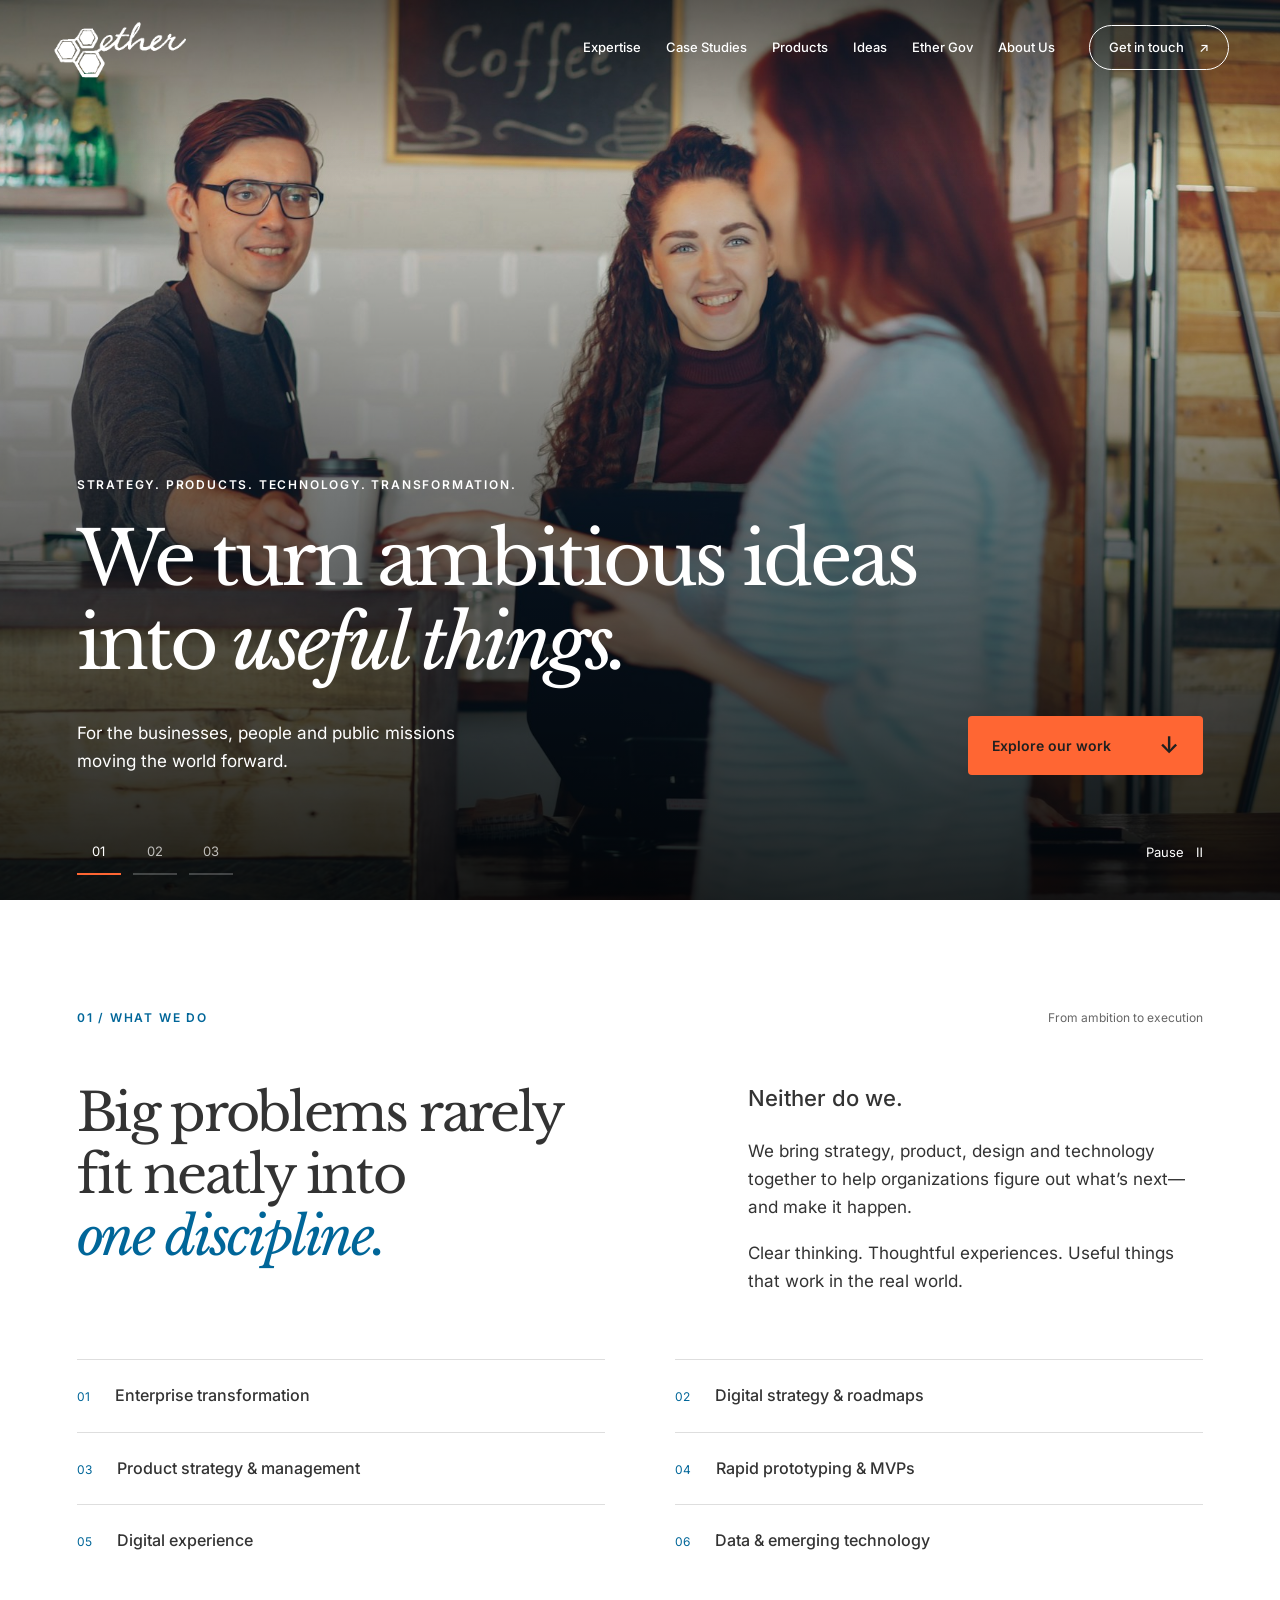
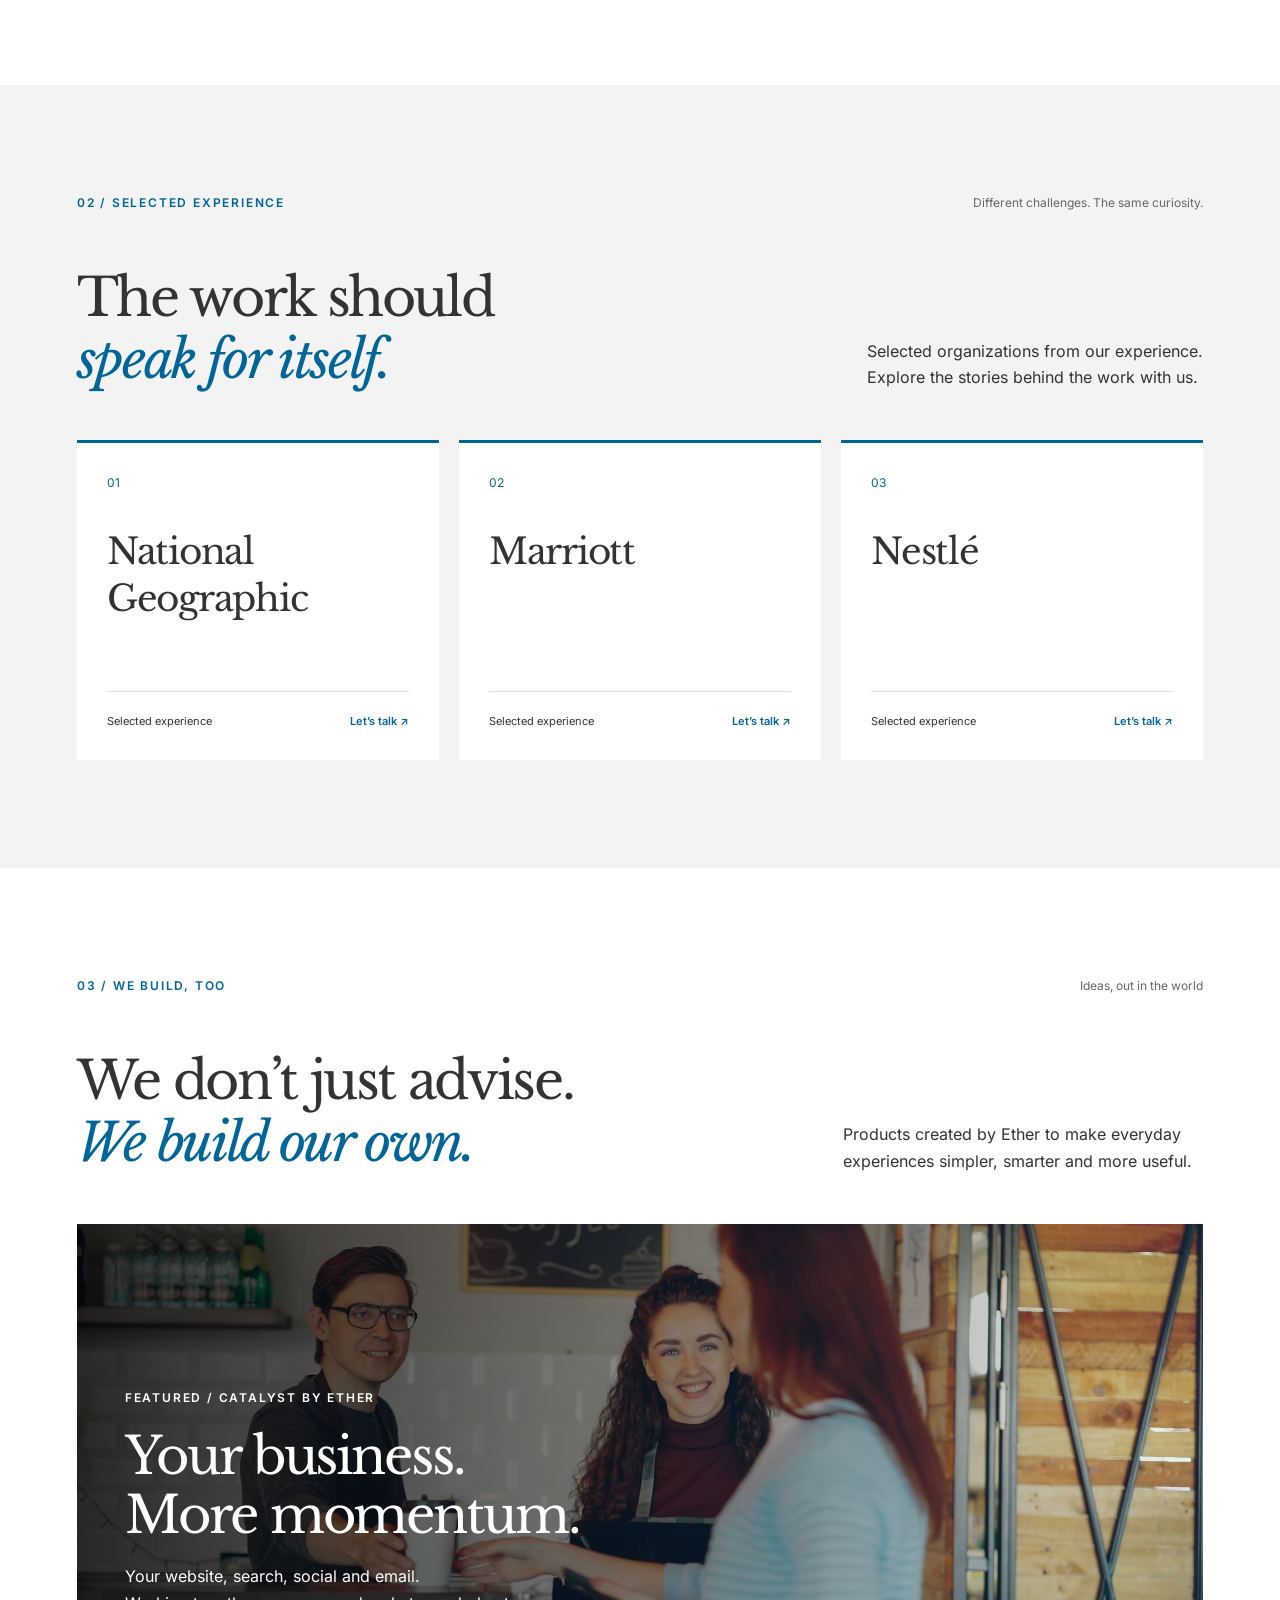
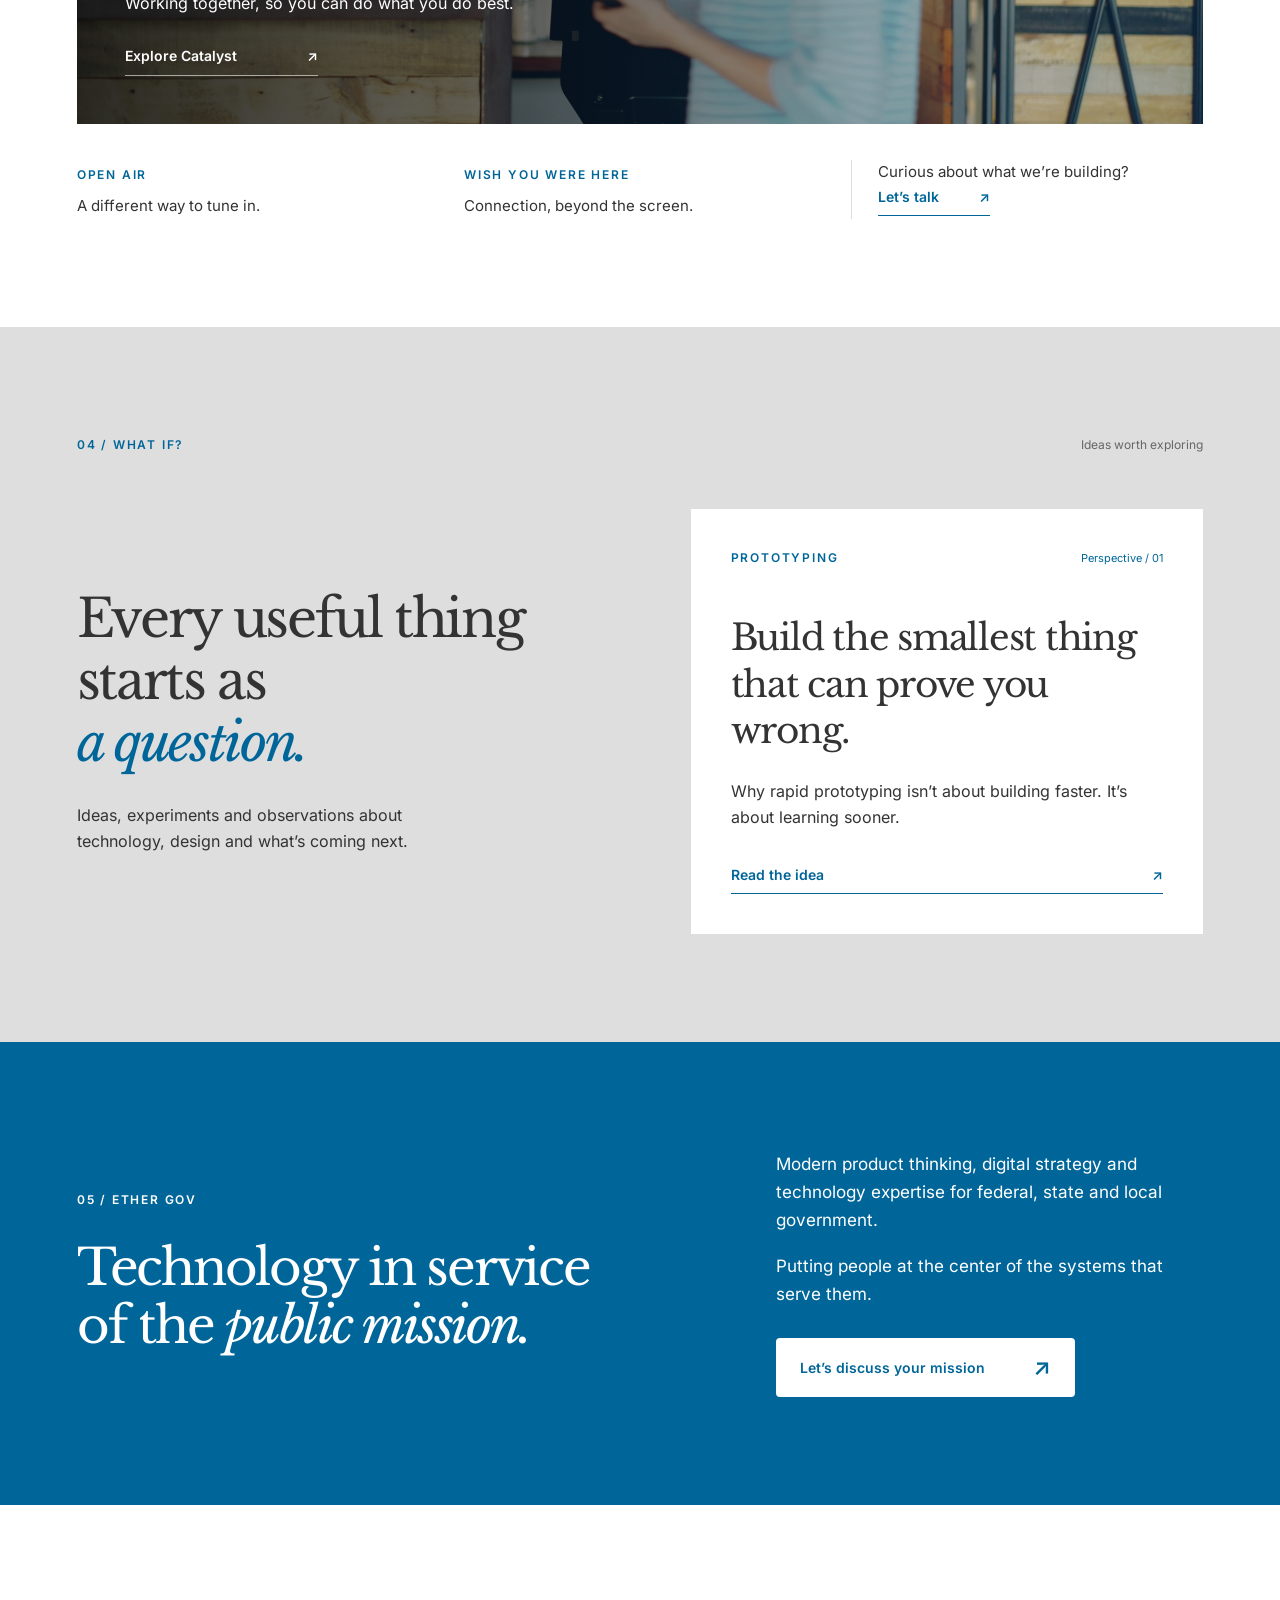
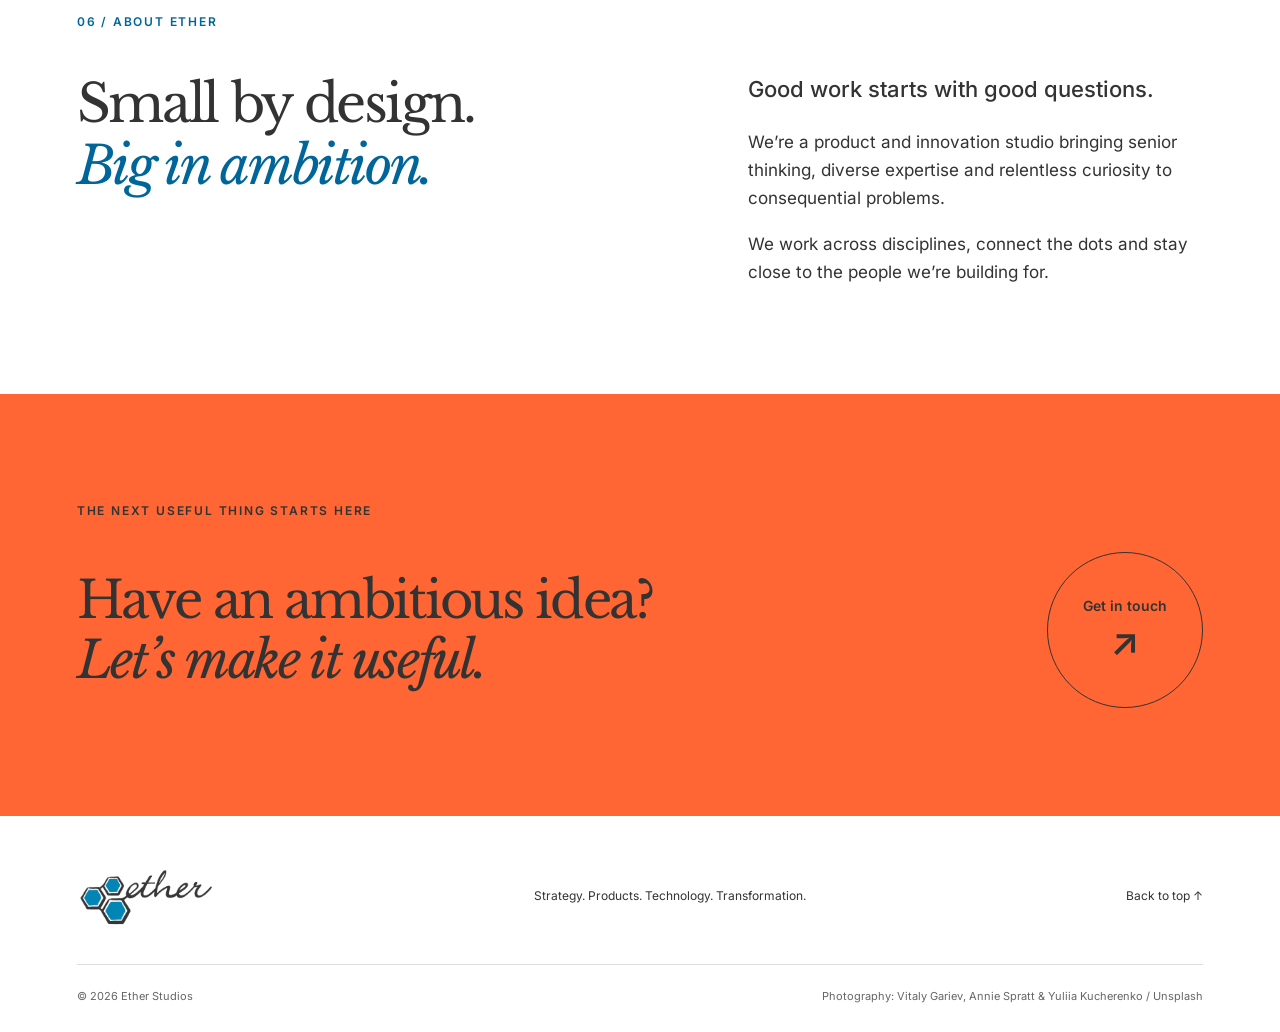
<file: index.html>
<!doctype html>
<html lang="en">
<head>
<meta charset="utf-8"><meta name="viewport" content="width=device-width, initial-scale=1">
<title>Ether — We turn ambitious ideas into useful things.</title>
<meta name="description" content="Strategy, products, technology and transformation. Ether brings senior thinking and practical creativity to ambitious ideas.">
<link rel="canonical" href="https://www.etherstudios.net/"><meta name="robots" content="index, follow">
<link rel="icon" href="/assets/ether-icon.png" type="image/png">
<link rel="stylesheet" href="/assets/fonts.css"><link rel="stylesheet" href="/styles.css">
<script src="/script.js" defer></script>

<meta property="og:title" content="Ether — We turn ambitious ideas into useful things.">
<meta property="og:description" content="Strategy, products, technology and transformation. Ether brings senior thinking and practical creativity to ambitious ideas.">
<meta property="og:url" content="https://www.etherstudios.net/">
<meta property="og:type" content="website">
<meta property="og:image" content="https://www.etherstudios.net/assets/coffee-moment.jpg">
<meta property="og:image:alt" content="A barista hands a coffee to a customer.">
<meta property="og:site_name" content="Ether">
<meta name="twitter:card" content="summary_large_image">
</head>
<body>
<a class="skip" href="#main">Skip to content</a>
<header class="header"><a class="logo" href="/" aria-label="Ether home"><img src="/assets/ether-logo.png" width="379" height="171" alt="Ether"></a><button class="menu-toggle" aria-expanded="false" aria-controls="navigation">Menu <span aria-hidden="true">＋</span></button><nav id="navigation" aria-label="Main navigation"><a href="/expertise/">Expertise</a><a href="/case-studies/">Case Studies</a><a href="/products/">Products</a><a href="/ideas/">Ideas</a><a href="/ether-gov/">Ether Gov</a><a href="/about/">About Us</a><a class="nav-contact" href="/contact/">Get in touch <span aria-hidden="true">↗</span></a></nav></header>
<main id="main">
<section class="hero" id="top" aria-label="Ether highlights" aria-roledescription="carousel">
<div class="hero-slide is-active" role="group" aria-roledescription="slide" aria-label="1 of 3: Our promise"><img class="hero-photo" src="/assets/coffee-moment.jpg" width="2200" height="1238" alt="A barista hands a coffee to a customer." fetchpriority="high"><div class="hero-scrim"></div><div class="hero-content wrap"><p class="eyebrow">Strategy. Products. Technology. Transformation.</p><h1>We turn ambitious ideas<br class="desktop-break"> into <em>useful things.</em></h1><div class="hero-bottom"><p>For the businesses, people and public missions<br class="desktop-break"> moving the world forward.</p><a class="button button-orange" href="/case-studies/">Explore our work <span aria-hidden="true">↓</span></a></div></div></div>
<div class="hero-slide" role="group" aria-roledescription="slide" aria-label="2 of 3: Products" aria-hidden="true" inert><img width="1920" height="1281" class="hero-photo" src="/assets/products-team.jpg" alt="Colleagues working together around laptops at a shared table."><div class="hero-scrim"></div><div class="hero-content wrap"><p class="eyebrow">Products / Built by Ether</p><h2>We don’t just advise.<br><em>We build our own.</em></h2><div class="hero-bottom"><p>Products that make everyday experiences<br class="desktop-break"> simpler, smarter and more useful.</p><a class="button button-orange" href="/products/">Discover our products <span aria-hidden="true">↓</span></a></div></div></div>
<div class="hero-slide" role="group" aria-roledescription="slide" aria-label="3 of 3: Ether Gov" aria-hidden="true" inert><img width="1280" height="1920" class="hero-photo" src="/assets/public-library.jpg" alt="People studying and using computers in a public library."><div class="hero-scrim"></div><div class="hero-content wrap"><p class="eyebrow">Ether Gov / People at the center</p><h2>Technology in service<br>of the <em>public mission.</em></h2><div class="hero-bottom"><p>Digital strategy and modern product thinking<br class="desktop-break"> for the systems that serve us all.</p><a class="button button-orange" href="/ether-gov/">Explore Ether Gov <span aria-hidden="true">↓</span></a></div></div></div>
<div class="hero-controls wrap" aria-label="Slideshow controls"><div class="slide-selectors"><button aria-label="Show slide 1: Our promise" aria-current="true" data-slide="0">01</button><button aria-label="Show slide 2: Products" data-slide="1">02</button><button aria-label="Show slide 3: Ether Gov" data-slide="2">03</button></div><button class="rotation-toggle" aria-label="Pause slideshow">Pause <span aria-hidden="true">Ⅱ</span></button></div>
</section>
<section class="expertise section wrap" id="expertise"><div class="section-meta"><p class="eyebrow">01 / What we do</p><span>From ambition to execution</span></div><div class="intro-grid"><h2>Big problems rarely<br>fit neatly into<br><em>one discipline.</em></h2><div class="intro-copy"><p class="lead">Neither do we.</p><p>We bring strategy, product, design and technology together to help organizations figure out what’s next—and make it happen.</p><p>Clear thinking. Thoughtful experiences. Useful things that work in the real world.</p></div></div><div class="capabilities"><div><span>01</span><h3>Enterprise transformation</h3></div><div><span>02</span><h3>Digital strategy & roadmaps</h3></div><div><span>03</span><h3>Product strategy & management</h3></div><div><span>04</span><h3>Rapid prototyping & MVPs</h3></div><div><span>05</span><h3>Digital experience</h3></div><div><span>06</span><h3>Data & emerging technology</h3></div></div></section>
<section class="work section" id="work"><div class="wrap"><div class="section-meta"><p class="eyebrow">02 / Selected experience</p><span>Different challenges. The same curiosity.</span></div><div class="section-heading"><h2>The work should<br><em>speak for itself.</em></h2><p>Selected organizations from our experience.<br>Explore the stories behind the work with us.</p></div><div class="work-grid"><article class="work-card"><span class="project-number">01</span><h3>National<br>Geographic</h3><div class="work-card-bottom"><span>Selected experience</span><a href="/contact/" aria-label="Discuss our National Geographic experience">Let’s talk <span aria-hidden="true">↗</span></a></div></article><article class="work-card"><span class="project-number">02</span><h3>Marriott</h3><div class="work-card-bottom"><span>Selected experience</span><a href="/contact/" aria-label="Discuss our Marriott experience">Let’s talk <span aria-hidden="true">↗</span></a></div></article><article class="work-card"><span class="project-number">03</span><h3>Nestlé</h3><div class="work-card-bottom"><span>Selected experience</span><a href="/contact/" aria-label="Discuss our Nestlé experience">Let’s talk <span aria-hidden="true">↗</span></a></div></article></div></div></section>
<section class="products section wrap" id="products"><div class="section-meta"><p class="eyebrow">03 / We build, too</p><span>Ideas, out in the world</span></div><div class="section-heading"><h2>We don’t just advise.<br><em>We build our own.</em></h2><p>Products created by Ether to make everyday experiences simpler, smarter and more useful.</p></div><a class="catalyst-feature" href="https://www.etherstudios.net/products/catalyst/"><img src="/assets/coffee-moment.jpg" width="2200" height="1238" loading="lazy" alt="A customer and café team sharing a moment at the counter."><div class="product-scrim"></div><div class="catalyst-copy"><p class="eyebrow">Featured / Catalyst by Ether</p><h3>Your business.<br>More momentum.</h3><p>Your website, search, social and email.<br>Working together, so you can do what you do best.</p><span class="feature-link">Explore Catalyst <span aria-hidden="true">↗</span></span></div></a><div class="product-notes"><div><span class="eyebrow">Open Air</span><p>A different way to tune in.</p></div><div><span class="eyebrow">Wish You Were Here</span><p>Connection, beyond the screen.</p></div><p class="product-invitation">Curious about what we’re building?<br><a class="text-link" href="/contact/">Let’s talk <span aria-hidden="true">↗</span></a></p></div></section>
<section class="ideas section" id="ideas"><div class="wrap"><div class="section-meta"><p class="eyebrow">04 / What if?</p><span>Ideas worth exploring</span></div><div class="ideas-grid"><div><h2>Every useful thing<br>starts as<br><em>a question.</em></h2><p>Ideas, experiments and observations about technology, design and what’s coming next.</p></div><article class="idea-card"><div class="idea-top"><span class="eyebrow">Prototyping</span><span>Perspective / 01</span></div><h3>Build the smallest thing that can prove you wrong.</h3><p>Why rapid prototyping isn’t about building faster. It’s about learning sooner.</p><a class="text-link" href="/ideas/rapid-prototyping/">Read the idea <span aria-hidden="true">↗</span></a></article></div></div></section>
<section class="government section" id="government"><div class="wrap government-grid"><div><p class="eyebrow">05 / Ether Gov</p><h2>Technology in service<br>of the <em>public mission.</em></h2></div><div><p>Modern product thinking, digital strategy and technology expertise for federal, state and local government.</p><p>Putting people at the center of the systems that serve them.</p><a class="button button-light" href="/contact/">Let’s discuss your mission <span aria-hidden="true">↗</span></a></div></div></section>
<section class="about section wrap" id="about"><p class="eyebrow">06 / About Ether</p><div class="intro-grid"><h2>Small by design.<br><em>Big in ambition.</em></h2><div class="intro-copy"><p class="lead">Good work starts with good questions.</p><p>We’re a product and innovation studio bringing senior thinking, diverse expertise and relentless curiosity to consequential problems.</p><p>We work across disciplines, connect the dots and stay close to the people we’re building for.</p></div></div></section>
<section class="contact section" id="contact"><div class="wrap"><p class="eyebrow">The next useful thing starts here</p><div class="contact-row"><h2>Have an ambitious idea?<br><em>Let’s make it useful.</em></h2><a class="contact-circle" href="/contact/"><span>Get in touch</span><span aria-hidden="true">↗</span></a></div></div></section>
</main>
<footer class="footer wrap"><div class="footer-main"><a class="logo" href="/" aria-label="Ether home"><img src="/assets/ether-logo.png" width="379" height="171" alt="Ether"></a><p>Strategy. Products. Technology. Transformation.</p><a href="#top">Back to top ↑</a></div><div class="footer-bottom"><span>© <span id="year">2026</span> Ether Studios</span><span>Photography: Vitaly Gariev, Annie Spratt &amp; Yuliia Kucherenko / Unsplash</span></div></footer>

</body></html>
</file>
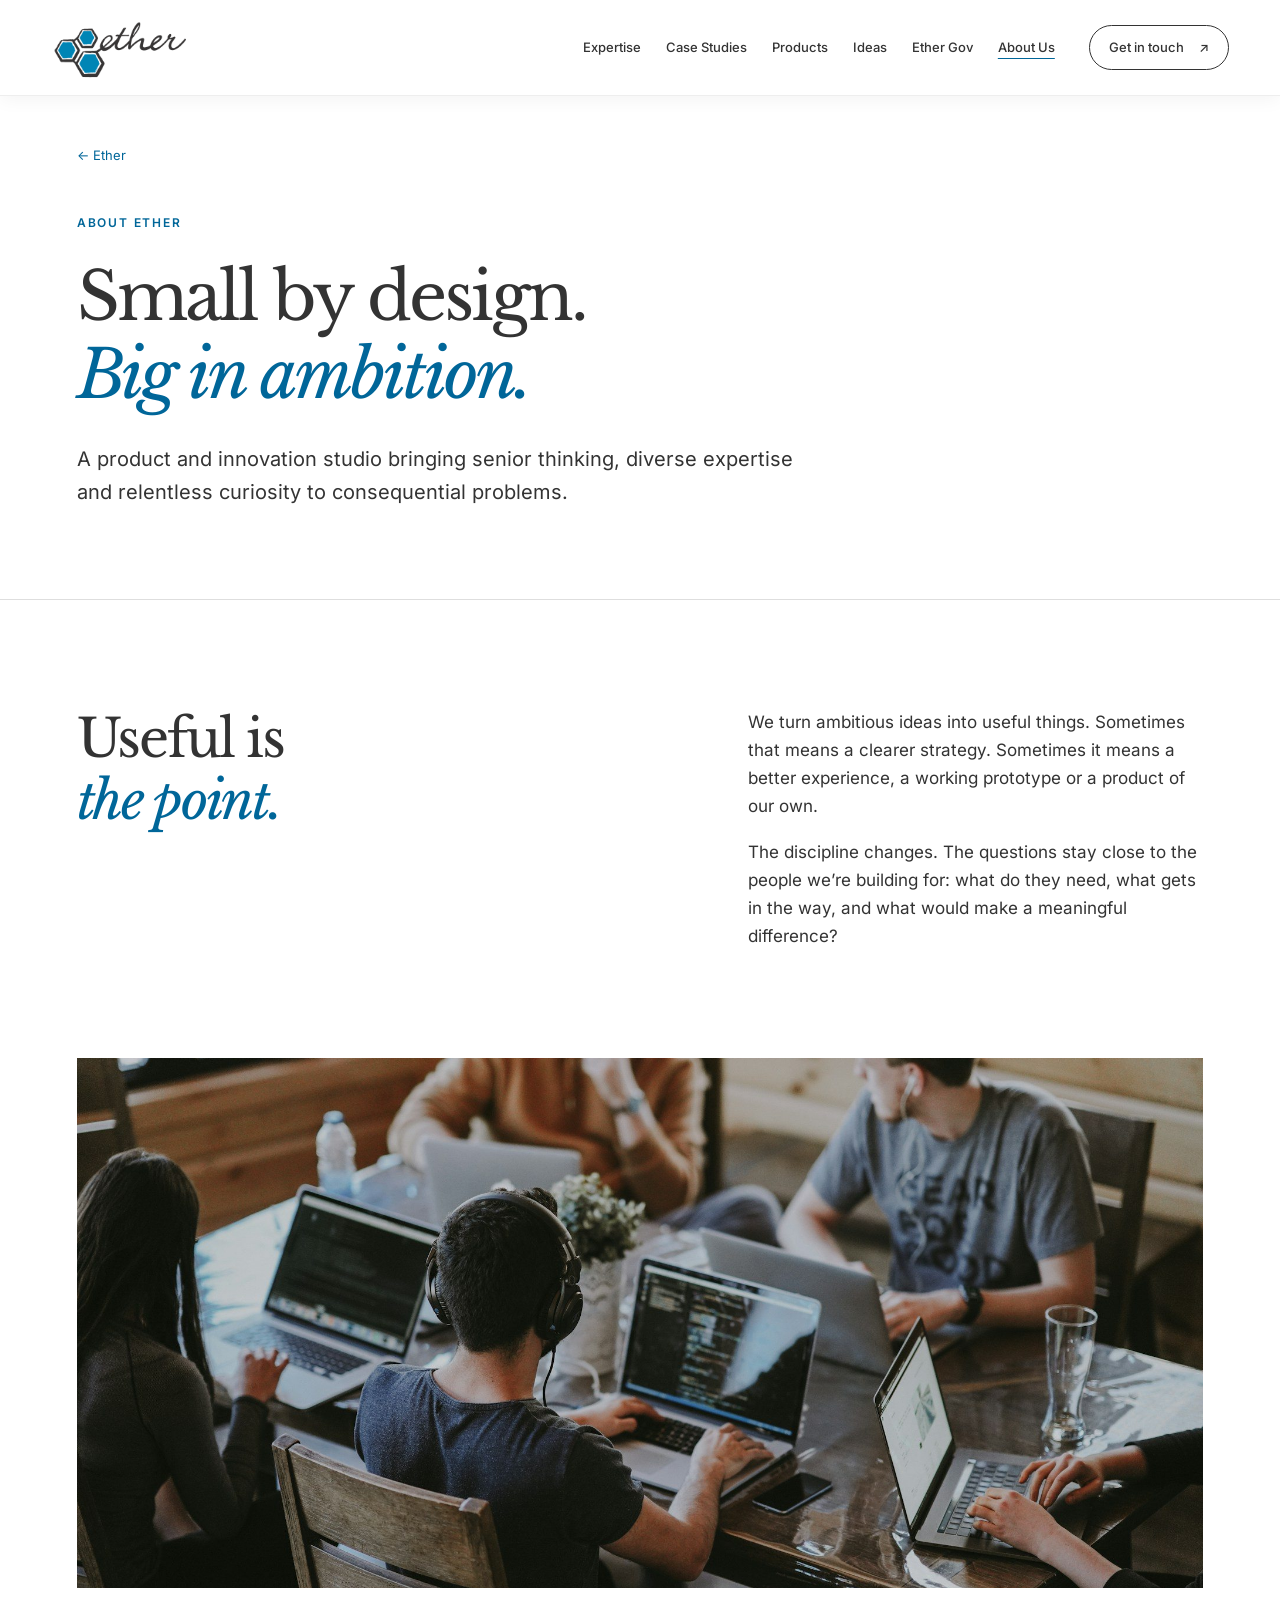
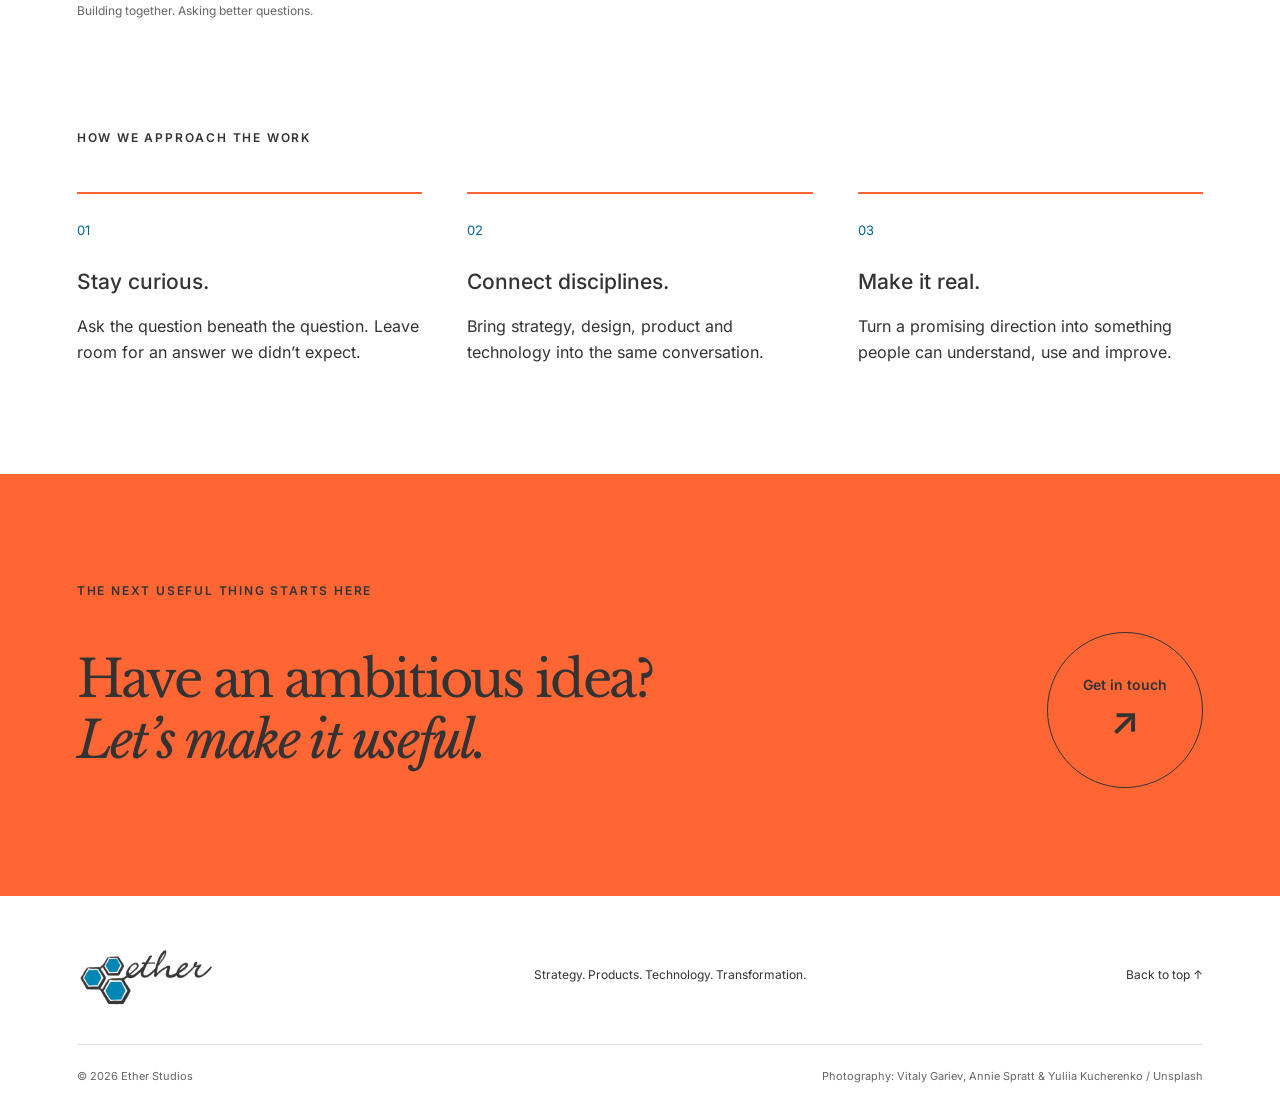
<file: about/index.html>
<!doctype html><html lang="en"><head><meta charset="utf-8"><meta name="viewport" content="width=device-width, initial-scale=1"><title>About Ether | Ether</title><meta name="description" content="A product and innovation studio bringing senior thinking, diverse expertise and curiosity to consequential problems."><meta name="robots" content="index, follow"><link rel="canonical" href="https://www.etherstudios.net/about/"><meta property="og:title" content="About Ether | Ether"><meta property="og:description" content="A product and innovation studio bringing senior thinking, diverse expertise and curiosity to consequential problems."><meta property="og:url" content="https://www.etherstudios.net/about/"><meta property="og:type" content="website"><link rel="icon" href="/assets/ether-icon.png"><link rel="stylesheet" href="/assets/fonts.css"><link rel="stylesheet" href="/styles.css"><script src="/script.js" defer></script>
<meta property="og:image" content="https://www.etherstudios.net/assets/coffee-moment.jpg">
<meta property="og:image:alt" content="A barista hands a coffee to a customer.">
<meta property="og:site_name" content="Ether">
<meta name="twitter:card" content="summary_large_image">
</head><body class="inner-page"><a class="skip" href="#main">Skip to content</a><header class="header"><a class="logo" href="/" aria-label="Ether home"><img src="/assets/ether-logo.png" width="379" height="171" alt="Ether"></a><button class="menu-toggle" aria-expanded="false" aria-controls="navigation">Menu <span aria-hidden="true">＋</span></button><nav id="navigation" aria-label="Main navigation"><a href="/expertise/">Expertise</a><a href="/case-studies/">Case Studies</a><a href="/products/">Products</a><a href="/ideas/">Ideas</a><a href="/ether-gov/">Ether Gov</a><a href="/about/" aria-current="page">About Us</a><a class="nav-contact" href="/contact/">Get in touch <span aria-hidden="true">↗</span></a></nav></header><main id="main"><section class="page-hero " id="top"><div class="wrap"><a class="back-link" href="/">← Ether</a><p class="eyebrow">About Ether</p><h1>Small by design.<br><em>Big in ambition.</em></h1><p class="page-intro">A product and innovation studio bringing senior thinking, diverse expertise and relentless curiosity to consequential problems.</p></div></section><section class="section wrap intro-grid"><h2>Useful is<br><em>the point.</em></h2><div class="intro-copy"><p>We turn ambitious ideas into useful things. Sometimes that means a clearer strategy. Sometimes it means a better experience, a working prototype or a product of our own.</p><p>The discipline changes. The questions stay close to the people we’re building for: what do they need, what gets in the way, and what would make a meaningful difference?</p></div></section><div class="wide-photo wrap"><img width="1920" height="1281" src="/assets/products-team.jpg" alt="Colleagues collaborating around a shared work table." loading="lazy"><p>Building together. Asking better questions.</p></div><section class="section wrap"><p class="eyebrow">How we approach the work</p><div class="three-columns"><article><span>01</span><h3>Stay curious.</h3><p>Ask the question beneath the question. Leave room for an answer we didn’t expect.</p></article><article><span>02</span><h3>Connect disciplines.</h3><p>Bring strategy, design, product and technology into the same conversation.</p></article><article><span>03</span><h3>Make it real.</h3><p>Turn a promising direction into something people can understand, use and improve.</p></article></div></section><section class="contact section"><div class="wrap"><p class="eyebrow">The next useful thing starts here</p><div class="contact-row"><h2>Have an ambitious idea?<br><em>Let’s make it useful.</em></h2><a class="contact-circle" href="/contact/"><span>Get in touch</span><span aria-hidden="true">↗</span></a></div></div></section></main><footer class="footer wrap"><div class="footer-main"><a class="logo" href="/" aria-label="Ether home"><img src="/assets/ether-logo.png" width="379" height="171" alt="Ether"></a><p>Strategy. Products. Technology. Transformation.</p><a href="#top">Back to top ↑</a></div><div class="footer-bottom"><span>© <span id="year">2026</span> Ether Studios</span><span>Photography: Vitaly Gariev, Annie Spratt &amp; Yuliia Kucherenko / Unsplash</span></div></footer></body></html>
</file>
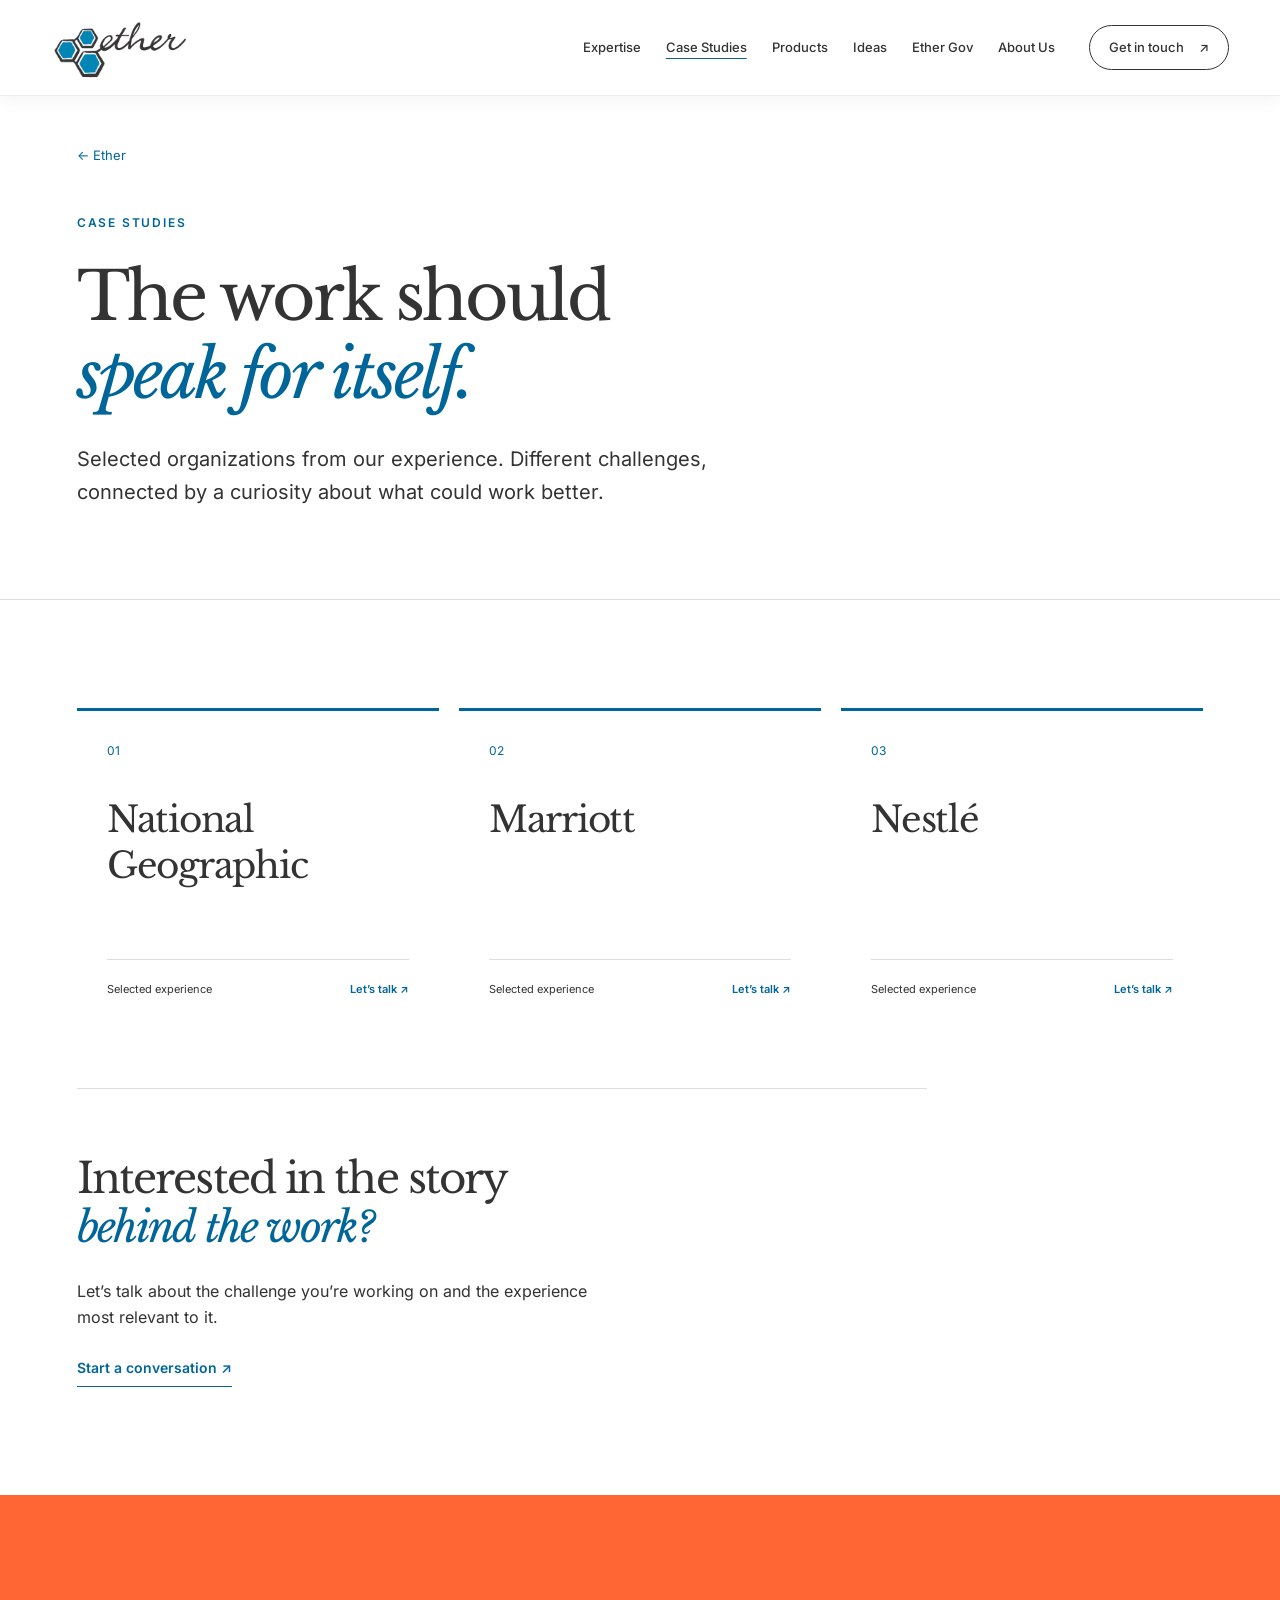
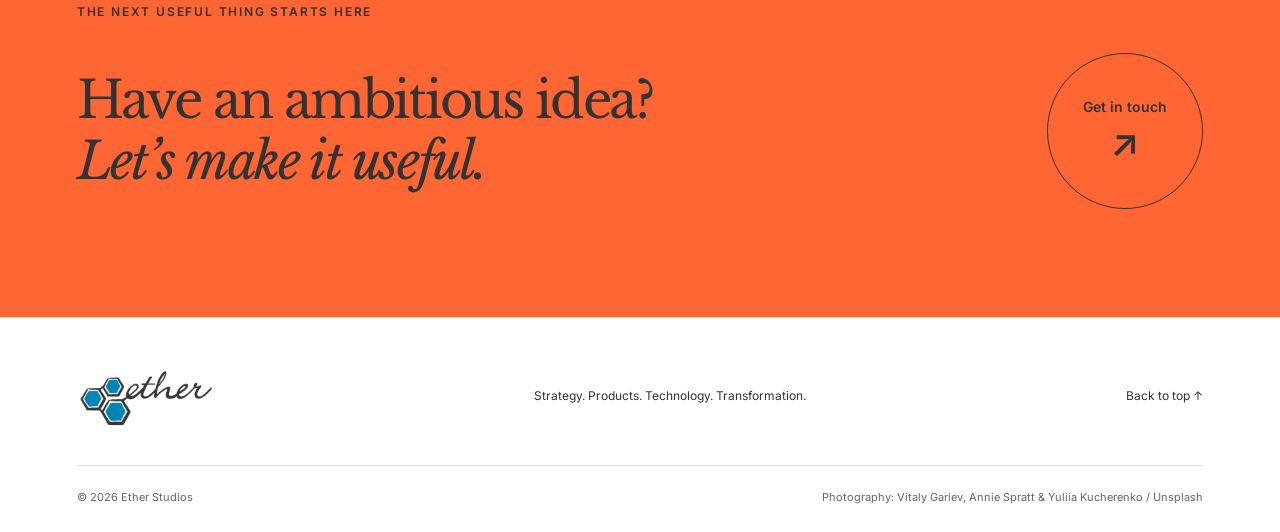
<file: case-studies/index.html>
<!doctype html><html lang="en"><head><meta charset="utf-8"><meta name="viewport" content="width=device-width, initial-scale=1"><title>Case Studies | Ether</title><meta name="description" content="Selected organizations from Ether’s experience. Start a conversation about the work behind the names."><meta name="robots" content="index, follow"><link rel="canonical" href="https://www.etherstudios.net/case-studies/"><meta property="og:title" content="Case Studies | Ether"><meta property="og:description" content="Selected organizations from Ether’s experience. Start a conversation about the work behind the names."><meta property="og:url" content="https://www.etherstudios.net/case-studies/"><meta property="og:type" content="website"><link rel="icon" href="/assets/ether-icon.png"><link rel="stylesheet" href="/assets/fonts.css"><link rel="stylesheet" href="/styles.css"><script src="/script.js" defer></script>
<meta property="og:image" content="https://www.etherstudios.net/assets/coffee-moment.jpg">
<meta property="og:image:alt" content="A barista hands a coffee to a customer.">
<meta property="og:site_name" content="Ether">
<meta name="twitter:card" content="summary_large_image">
</head><body class="inner-page"><a class="skip" href="#main">Skip to content</a><header class="header"><a class="logo" href="/" aria-label="Ether home"><img src="/assets/ether-logo.png" width="379" height="171" alt="Ether"></a><button class="menu-toggle" aria-expanded="false" aria-controls="navigation">Menu <span aria-hidden="true">＋</span></button><nav id="navigation" aria-label="Main navigation"><a href="/expertise/">Expertise</a><a href="/case-studies/" aria-current="page">Case Studies</a><a href="/products/">Products</a><a href="/ideas/">Ideas</a><a href="/ether-gov/">Ether Gov</a><a href="/about/">About Us</a><a class="nav-contact" href="/contact/">Get in touch <span aria-hidden="true">↗</span></a></nav></header><main id="main"><section class="page-hero " id="top"><div class="wrap"><a class="back-link" href="/">← Ether</a><p class="eyebrow">Case studies</p><h1>The work should<br><em>speak for itself.</em></h1><p class="page-intro">Selected organizations from our experience. Different challenges, connected by a curiosity about what could work better.</p></div></section><section class="section wrap"><div class="work-grid"><article class="work-card"><span class="project-number">01</span><h3>National<br>Geographic</h3><div class="work-card-bottom"><span>Selected experience</span><a href="/contact/" aria-label="Discuss our National Geographic experience">Let’s talk <span aria-hidden="true">↗</span></a></div></article><article class="work-card"><span class="project-number">02</span><h3>Marriott</h3><div class="work-card-bottom"><span>Selected experience</span><a href="/contact/" aria-label="Discuss our Marriott experience">Let’s talk <span aria-hidden="true">↗</span></a></div></article><article class="work-card"><span class="project-number">03</span><h3>Nestlé</h3><div class="work-card-bottom"><span>Selected experience</span><a href="/contact/" aria-label="Discuss our Nestlé experience">Let’s talk <span aria-hidden="true">↗</span></a></div></article></div><div class="editorial-note"><h2>Interested in the story<br><em>behind the work?</em></h2><p>Let’s talk about the challenge you’re working on and the experience most relevant to it.</p><a class="text-link" href="/contact/">Start a conversation ↗</a></div></section><section class="contact section"><div class="wrap"><p class="eyebrow">The next useful thing starts here</p><div class="contact-row"><h2>Have an ambitious idea?<br><em>Let’s make it useful.</em></h2><a class="contact-circle" href="/contact/"><span>Get in touch</span><span aria-hidden="true">↗</span></a></div></div></section></main><footer class="footer wrap"><div class="footer-main"><a class="logo" href="/" aria-label="Ether home"><img src="/assets/ether-logo.png" width="379" height="171" alt="Ether"></a><p>Strategy. Products. Technology. Transformation.</p><a href="#top">Back to top ↑</a></div><div class="footer-bottom"><span>© <span id="year">2026</span> Ether Studios</span><span>Photography: Vitaly Gariev, Annie Spratt &amp; Yuliia Kucherenko / Unsplash</span></div></footer></body></html>
</file>
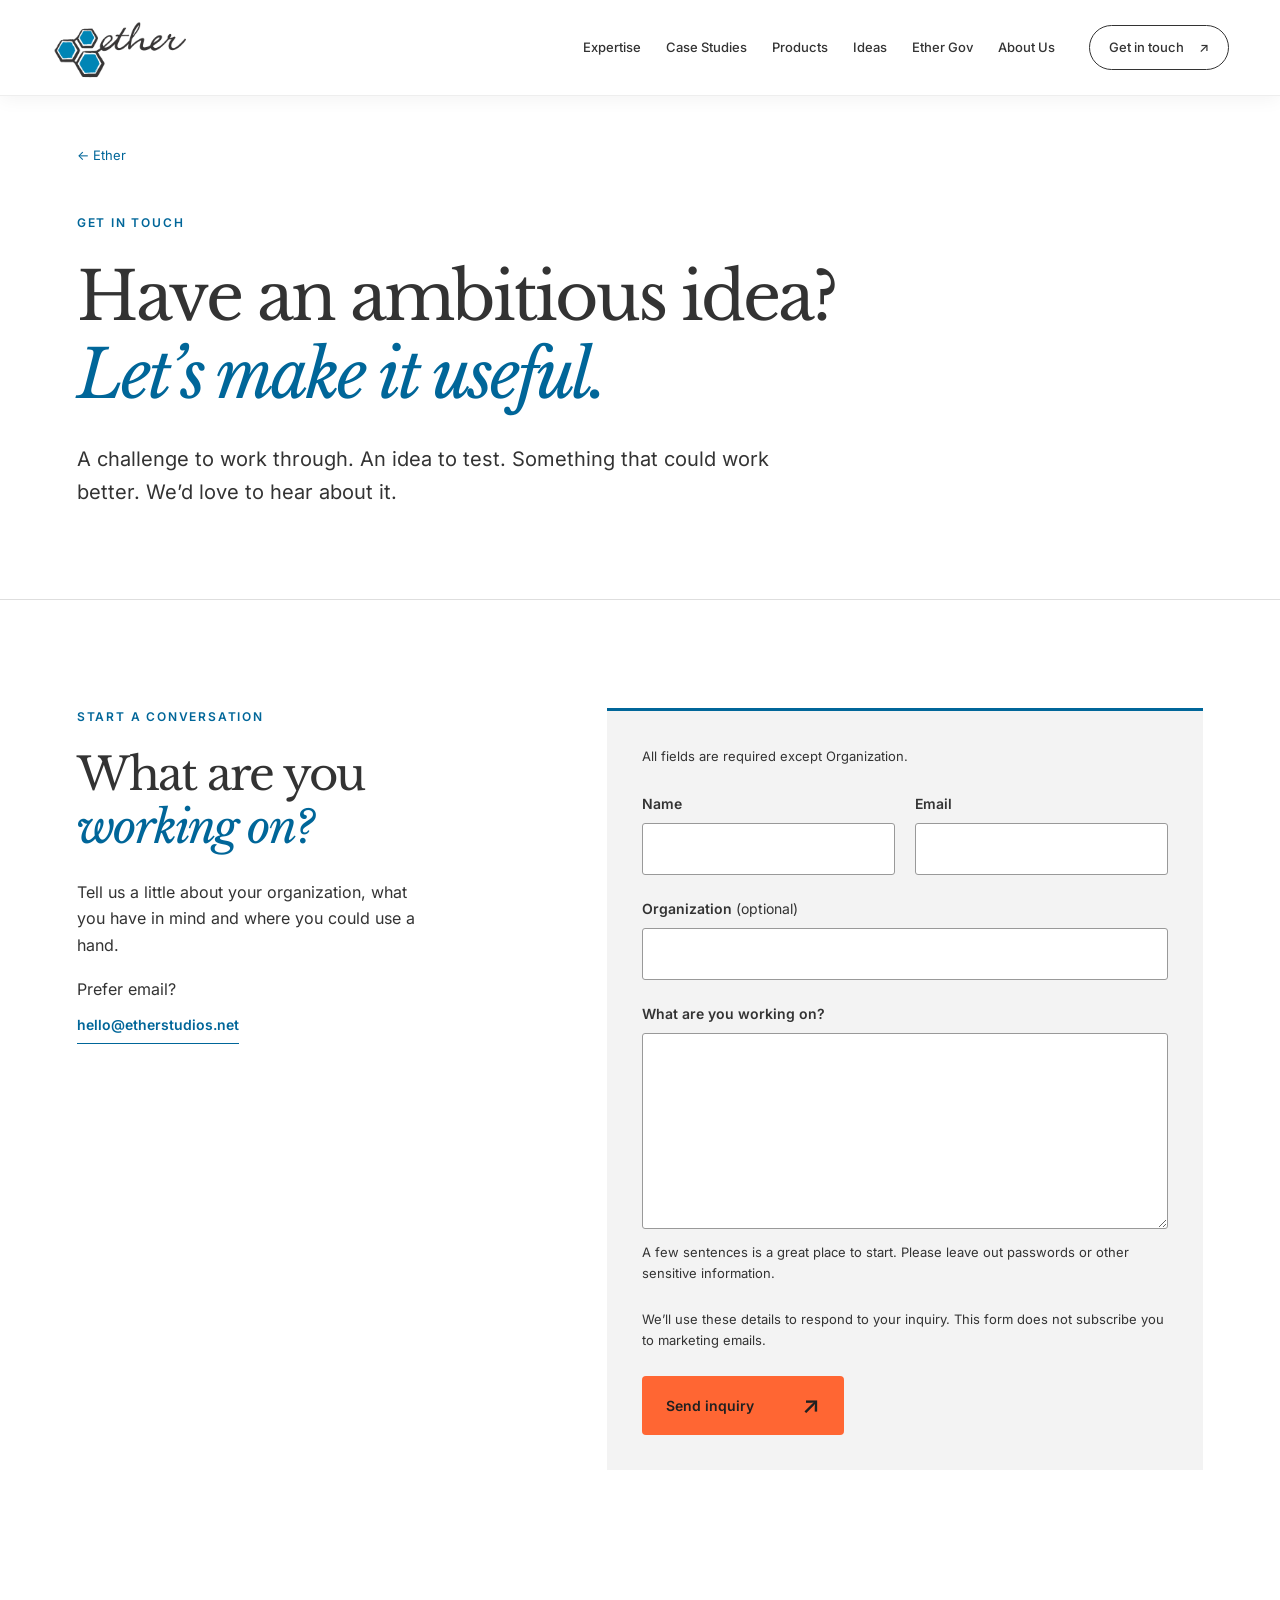
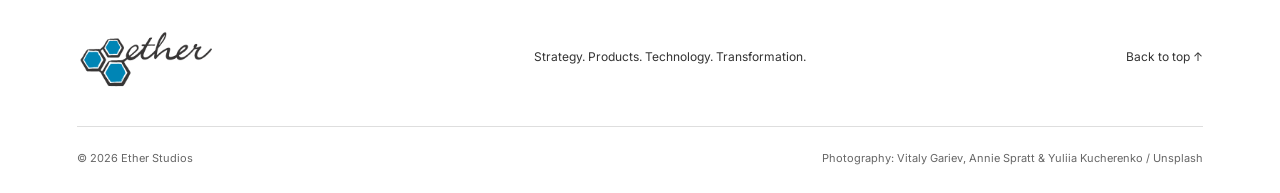
<file: contact/index.html>
<!doctype html><html lang="en"><head><meta charset="utf-8"><meta name="viewport" content="width=device-width, initial-scale=1"><title>Contact Ether | Ether</title><meta name="description" content="Tell us what you’re working on. Contact Ether about strategy, products, technology or transformation."><meta name="robots" content="index, follow"><link rel="canonical" href="https://www.etherstudios.net/contact/"><meta property="og:title" content="Contact Ether | Ether"><meta property="og:description" content="Tell us what you’re working on. Contact Ether about strategy, products, technology or transformation."><meta property="og:url" content="https://www.etherstudios.net/contact/"><meta property="og:type" content="website"><link rel="icon" href="/assets/ether-icon.png"><link rel="stylesheet" href="/assets/fonts.css"><link rel="stylesheet" href="/styles.css"><script src="/script.js" defer></script><script src="/contact.js" defer></script>
<meta property="og:image" content="https://www.etherstudios.net/assets/coffee-moment.jpg">
<meta property="og:image:alt" content="A barista hands a coffee to a customer.">
<meta property="og:site_name" content="Ether">
<meta name="twitter:card" content="summary_large_image">
</head><body class="inner-page"><a class="skip" href="#main">Skip to content</a><header class="header"><a class="logo" href="/" aria-label="Ether home"><img src="/assets/ether-logo.png" width="379" height="171" alt="Ether"></a><button class="menu-toggle" aria-expanded="false" aria-controls="navigation">Menu <span aria-hidden="true">＋</span></button><nav id="navigation" aria-label="Main navigation"><a href="/expertise/">Expertise</a><a href="/case-studies/">Case Studies</a><a href="/products/">Products</a><a href="/ideas/">Ideas</a><a href="/ether-gov/">Ether Gov</a><a href="/about/">About Us</a><a class="nav-contact" href="/contact/">Get in touch <span aria-hidden="true">↗</span></a></nav></header><main id="main"><section class="page-hero" id="top"><div class="wrap"><a class="back-link" href="/">← Ether</a><p class="eyebrow">Get in touch</p><h1>Have an ambitious idea?<br><em>Let’s make it useful.</em></h1><p class="page-intro">A challenge to work through. An idea to test. Something that could work better. We’d love to hear about it.</p></div></section>
<section class="section wrap inquiry-grid" id="inquiry"><div class="inquiry-intro"><p class="eyebrow">Start a conversation</p><h2>What are you<br><em>working on?</em></h2><p>Tell us a little about your organization, what you have in mind and where you could use a hand.</p><p>Prefer email?<br><a class="text-link" href="mailto:hello@etherstudios.net">hello@etherstudios.net</a></p></div>
<form id="inquiry-form" action="/api/contact.php" method="post" aria-label="Contact Ether"><p class="form-instructions">All fields are required except Organization.</p><div class="form-row"><div><label for="inquiry-name">Name</label><input id="inquiry-name" name="name" autocomplete="name" maxlength="120" required></div><div><label for="inquiry-email">Email</label><input id="inquiry-email" name="email" type="email" autocomplete="email" maxlength="254" required></div></div><label for="inquiry-organization">Organization <span>(optional)</span></label><input id="inquiry-organization" name="organization" autocomplete="organization" maxlength="180"><label for="inquiry-message">What are you working on?</label><textarea id="inquiry-message" name="message" rows="7" minlength="10" maxlength="5000" required aria-describedby="message-help"></textarea><p class="field-help" id="message-help">A few sentences is a great place to start. Please leave out passwords or other sensitive information.</p><div class="form-trap" aria-hidden="true"><label for="inquiry-website">Leave this field empty</label><input id="inquiry-website" name="website" tabindex="-1" autocomplete="off"></div><p class="form-use">We’ll use these details to respond to your inquiry. This form does not subscribe you to marketing emails.</p><button class="button button-orange" type="submit">Send inquiry <span aria-hidden="true">↗</span></button><p id="inquiry-status" class="form-status" role="status" aria-live="polite" tabindex="-1"></p><noscript><p>Please email <a href="mailto:hello@etherstudios.net">hello@etherstudios.net</a> to get in touch. This form requires JavaScript.</p></noscript></form></section></main><footer class="footer wrap"><div class="footer-main"><a class="logo" href="/" aria-label="Ether home"><img src="/assets/ether-logo.png" width="379" height="171" alt="Ether"></a><p>Strategy. Products. Technology. Transformation.</p><a href="#top">Back to top ↑</a></div><div class="footer-bottom"><span>© <span id="year">2026</span> Ether Studios</span><span>Photography: Vitaly Gariev, Annie Spratt &amp; Yuliia Kucherenko / Unsplash</span></div></footer></body></html>
</file>
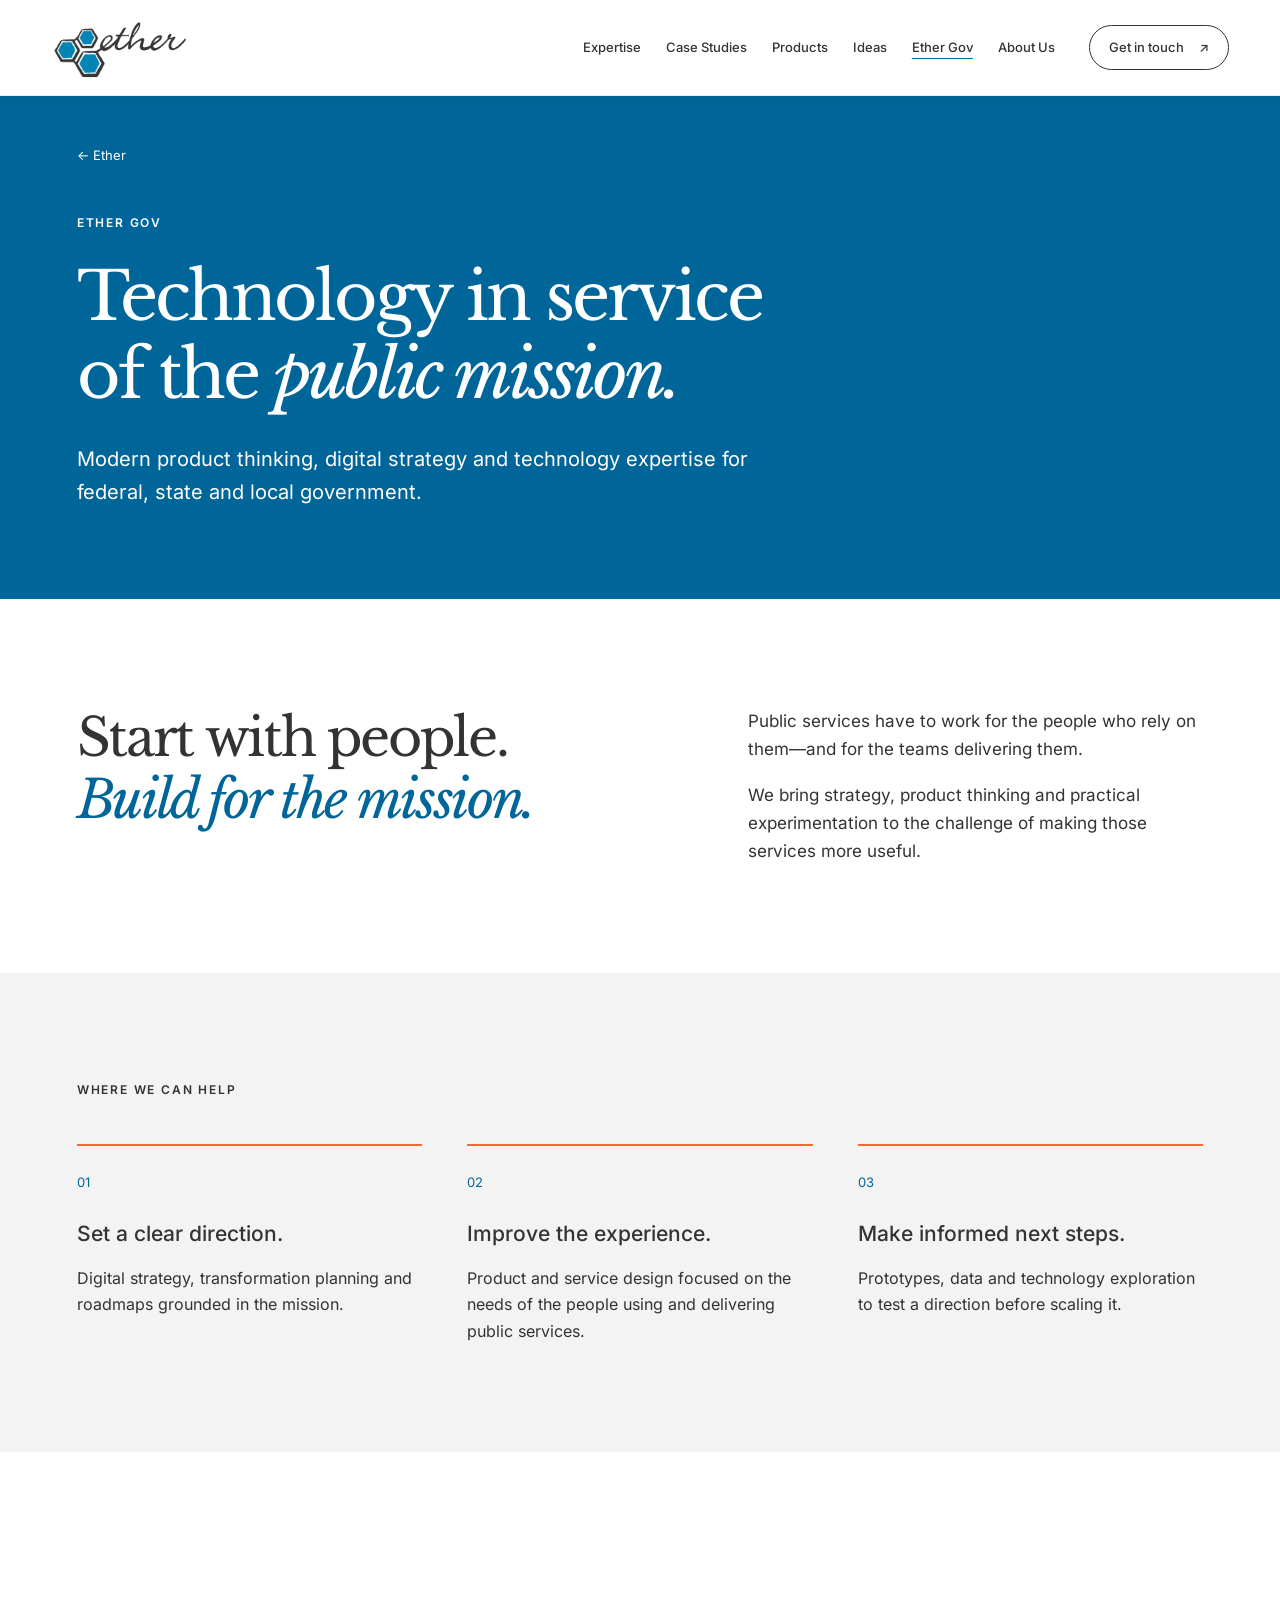
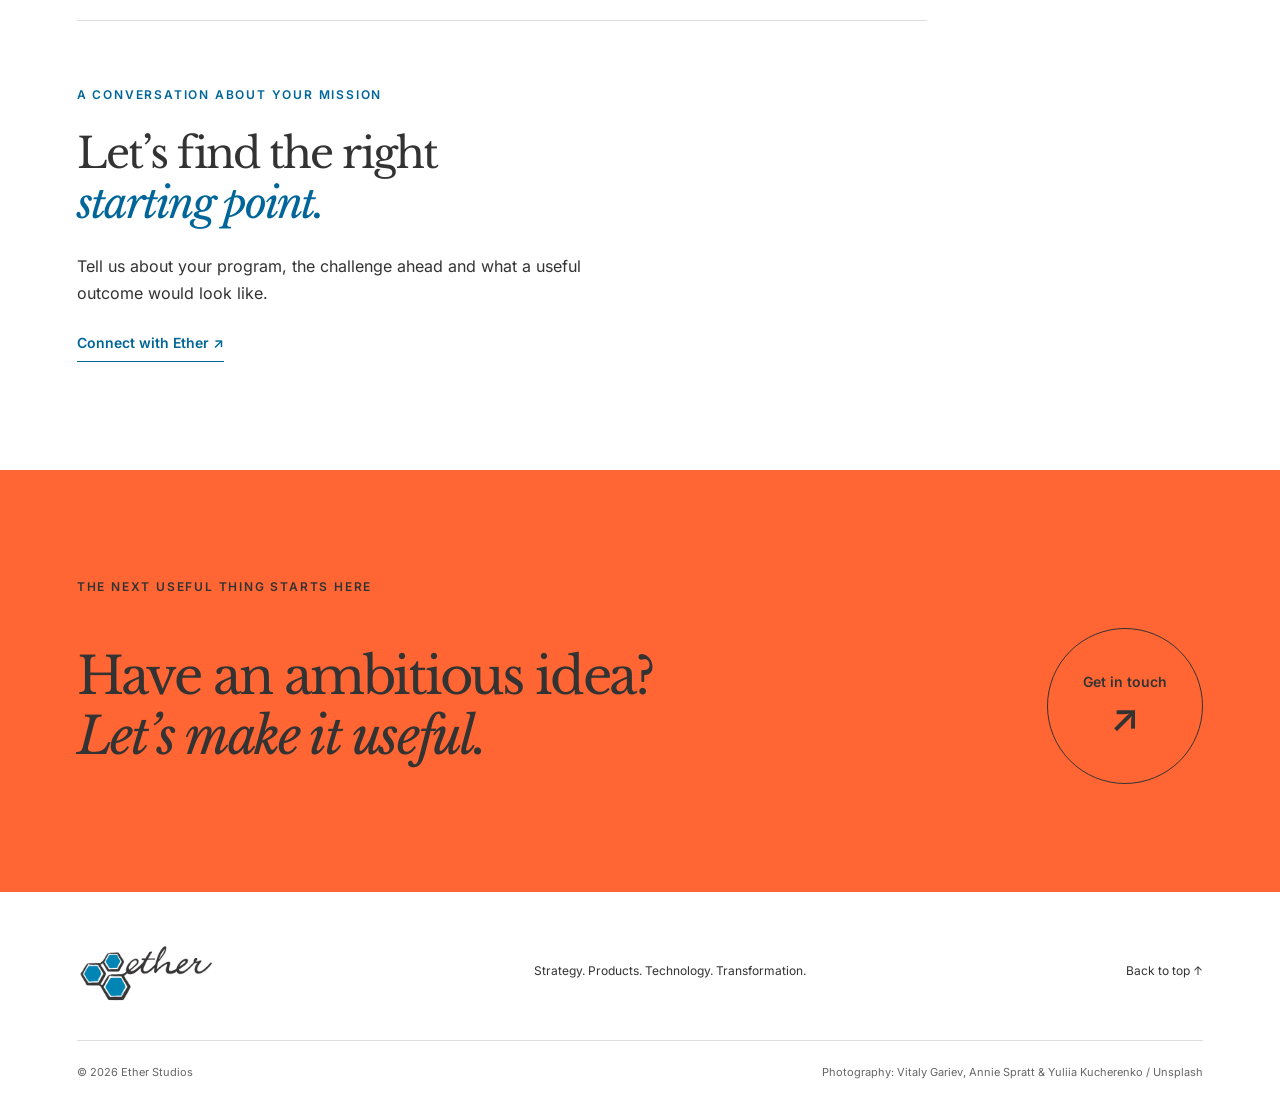
<file: ether-gov/index.html>
<!doctype html><html lang="en"><head><meta charset="utf-8"><meta name="viewport" content="width=device-width, initial-scale=1"><title>Ether Gov | Ether</title><meta name="description" content="Modern product thinking, digital strategy and technology expertise for federal, state and local government."><meta name="robots" content="index, follow"><link rel="canonical" href="https://www.etherstudios.net/ether-gov/"><meta property="og:title" content="Ether Gov | Ether"><meta property="og:description" content="Modern product thinking, digital strategy and technology expertise for federal, state and local government."><meta property="og:url" content="https://www.etherstudios.net/ether-gov/"><meta property="og:type" content="website"><link rel="icon" href="/assets/ether-icon.png"><link rel="stylesheet" href="/assets/fonts.css"><link rel="stylesheet" href="/styles.css"><script src="/script.js" defer></script>
<meta property="og:image" content="https://www.etherstudios.net/assets/coffee-moment.jpg">
<meta property="og:image:alt" content="A barista hands a coffee to a customer.">
<meta property="og:site_name" content="Ether">
<meta name="twitter:card" content="summary_large_image">
</head><body class="inner-page"><a class="skip" href="#main">Skip to content</a><header class="header"><a class="logo" href="/" aria-label="Ether home"><img src="/assets/ether-logo.png" width="379" height="171" alt="Ether"></a><button class="menu-toggle" aria-expanded="false" aria-controls="navigation">Menu <span aria-hidden="true">＋</span></button><nav id="navigation" aria-label="Main navigation"><a href="/expertise/">Expertise</a><a href="/case-studies/">Case Studies</a><a href="/products/">Products</a><a href="/ideas/">Ideas</a><a href="/ether-gov/" aria-current="page">Ether Gov</a><a href="/about/">About Us</a><a class="nav-contact" href="/contact/">Get in touch <span aria-hidden="true">↗</span></a></nav></header><main id="main"><section class="page-hero blue-section" id="top"><div class="wrap"><a class="back-link" href="/">← Ether</a><p class="eyebrow">Ether Gov</p><h1>Technology in service<br>of the <em>public mission.</em></h1><p class="page-intro">Modern product thinking, digital strategy and technology expertise for federal, state and local government.</p></div></section><section class="section wrap intro-grid"><h2>Start with people.<br><em>Build for the mission.</em></h2><div class="intro-copy"><p>Public services have to work for the people who rely on them—and for the teams delivering them.</p><p>We bring strategy, product thinking and practical experimentation to the challenge of making those services more useful.</p></div></section><section class="section soft-section"><div class="wrap"><p class="eyebrow">Where we can help</p><div class="three-columns"><article><span>01</span><h3>Set a clear direction.</h3><p>Digital strategy, transformation planning and roadmaps grounded in the mission.</p></article><article><span>02</span><h3>Improve the experience.</h3><p>Product and service design focused on the needs of the people using and delivering public services.</p></article><article><span>03</span><h3>Make informed next steps.</h3><p>Prototypes, data and technology exploration to test a direction before scaling it.</p></article></div></div></section><section class="section wrap"><div class="editorial-note"><p class="eyebrow">A conversation about your mission</p><h2>Let’s find the right<br><em>starting point.</em></h2><p>Tell us about your program, the challenge ahead and what a useful outcome would look like.</p><a class="text-link" href="/contact/">Connect with Ether ↗</a></div></section><section class="contact section"><div class="wrap"><p class="eyebrow">The next useful thing starts here</p><div class="contact-row"><h2>Have an ambitious idea?<br><em>Let’s make it useful.</em></h2><a class="contact-circle" href="/contact/"><span>Get in touch</span><span aria-hidden="true">↗</span></a></div></div></section></main><footer class="footer wrap"><div class="footer-main"><a class="logo" href="/" aria-label="Ether home"><img src="/assets/ether-logo.png" width="379" height="171" alt="Ether"></a><p>Strategy. Products. Technology. Transformation.</p><a href="#top">Back to top ↑</a></div><div class="footer-bottom"><span>© <span id="year">2026</span> Ether Studios</span><span>Photography: Vitaly Gariev, Annie Spratt &amp; Yuliia Kucherenko / Unsplash</span></div></footer></body></html>
</file>
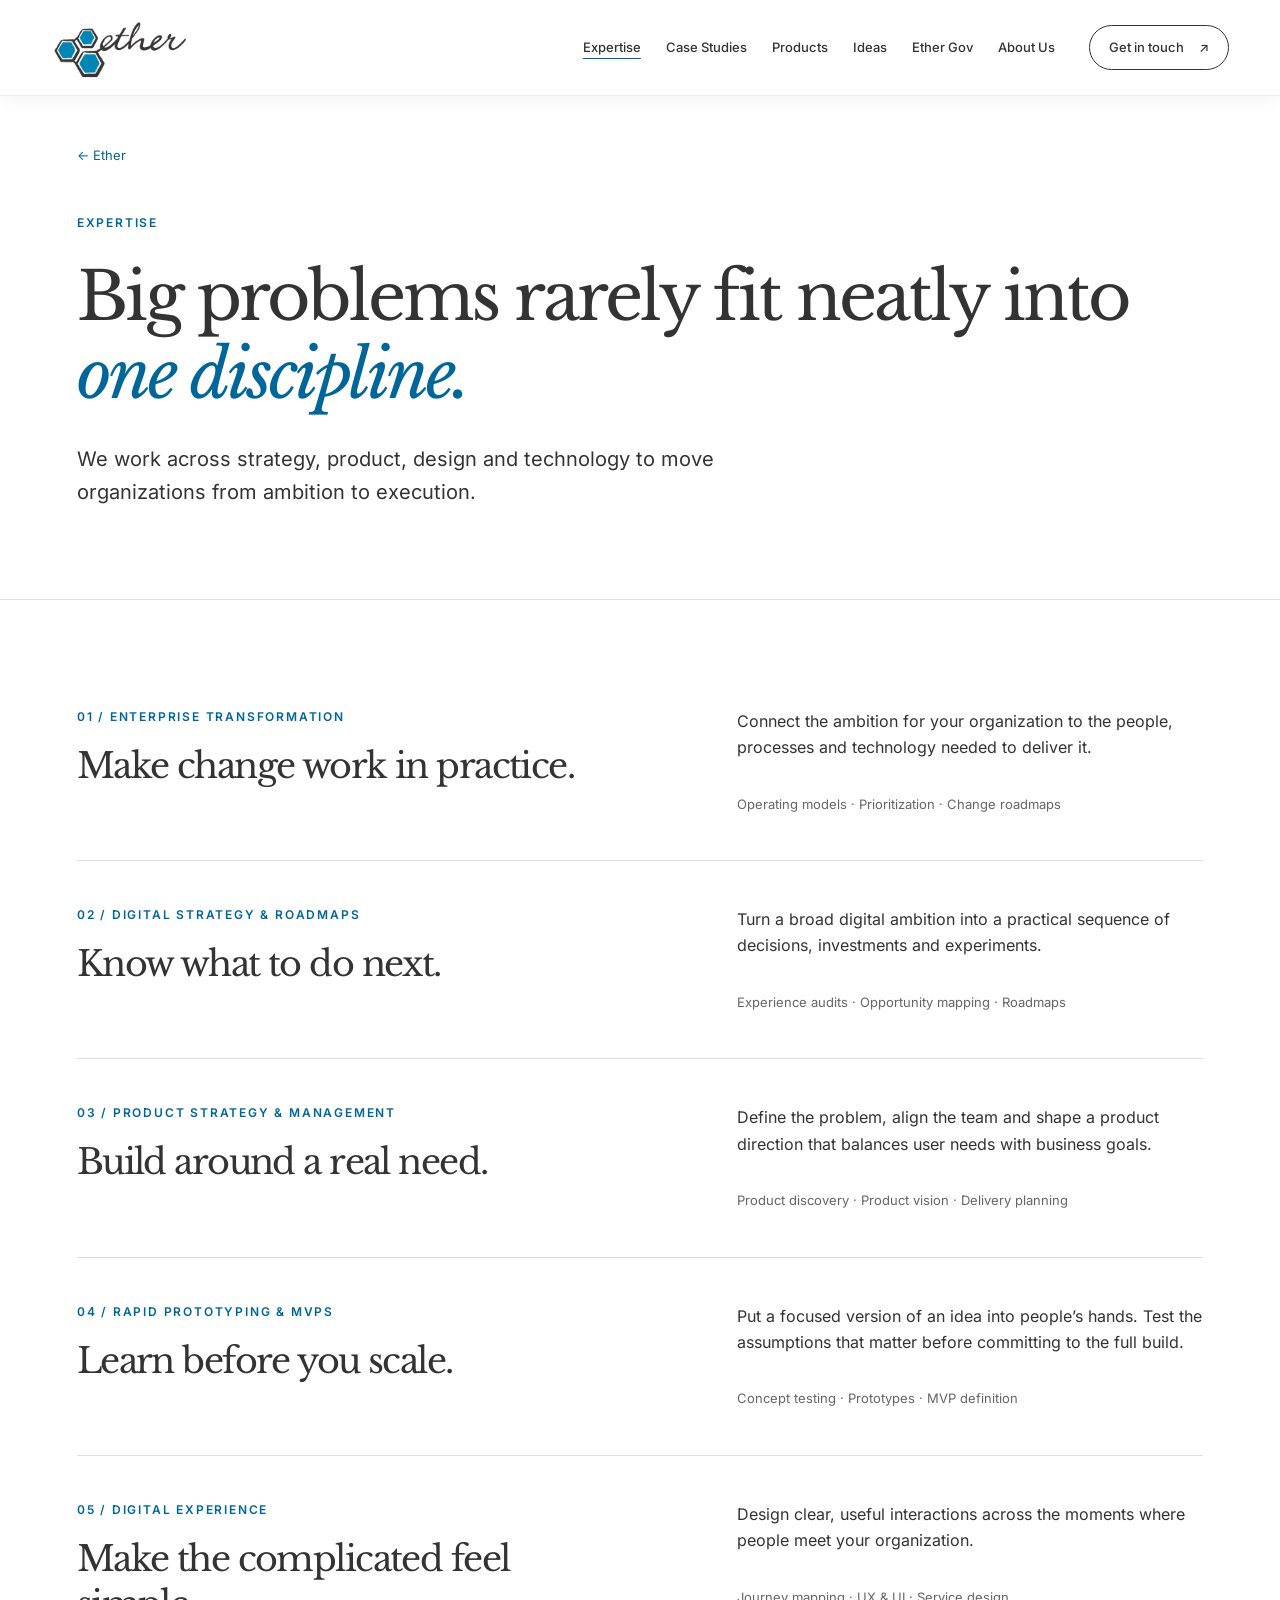
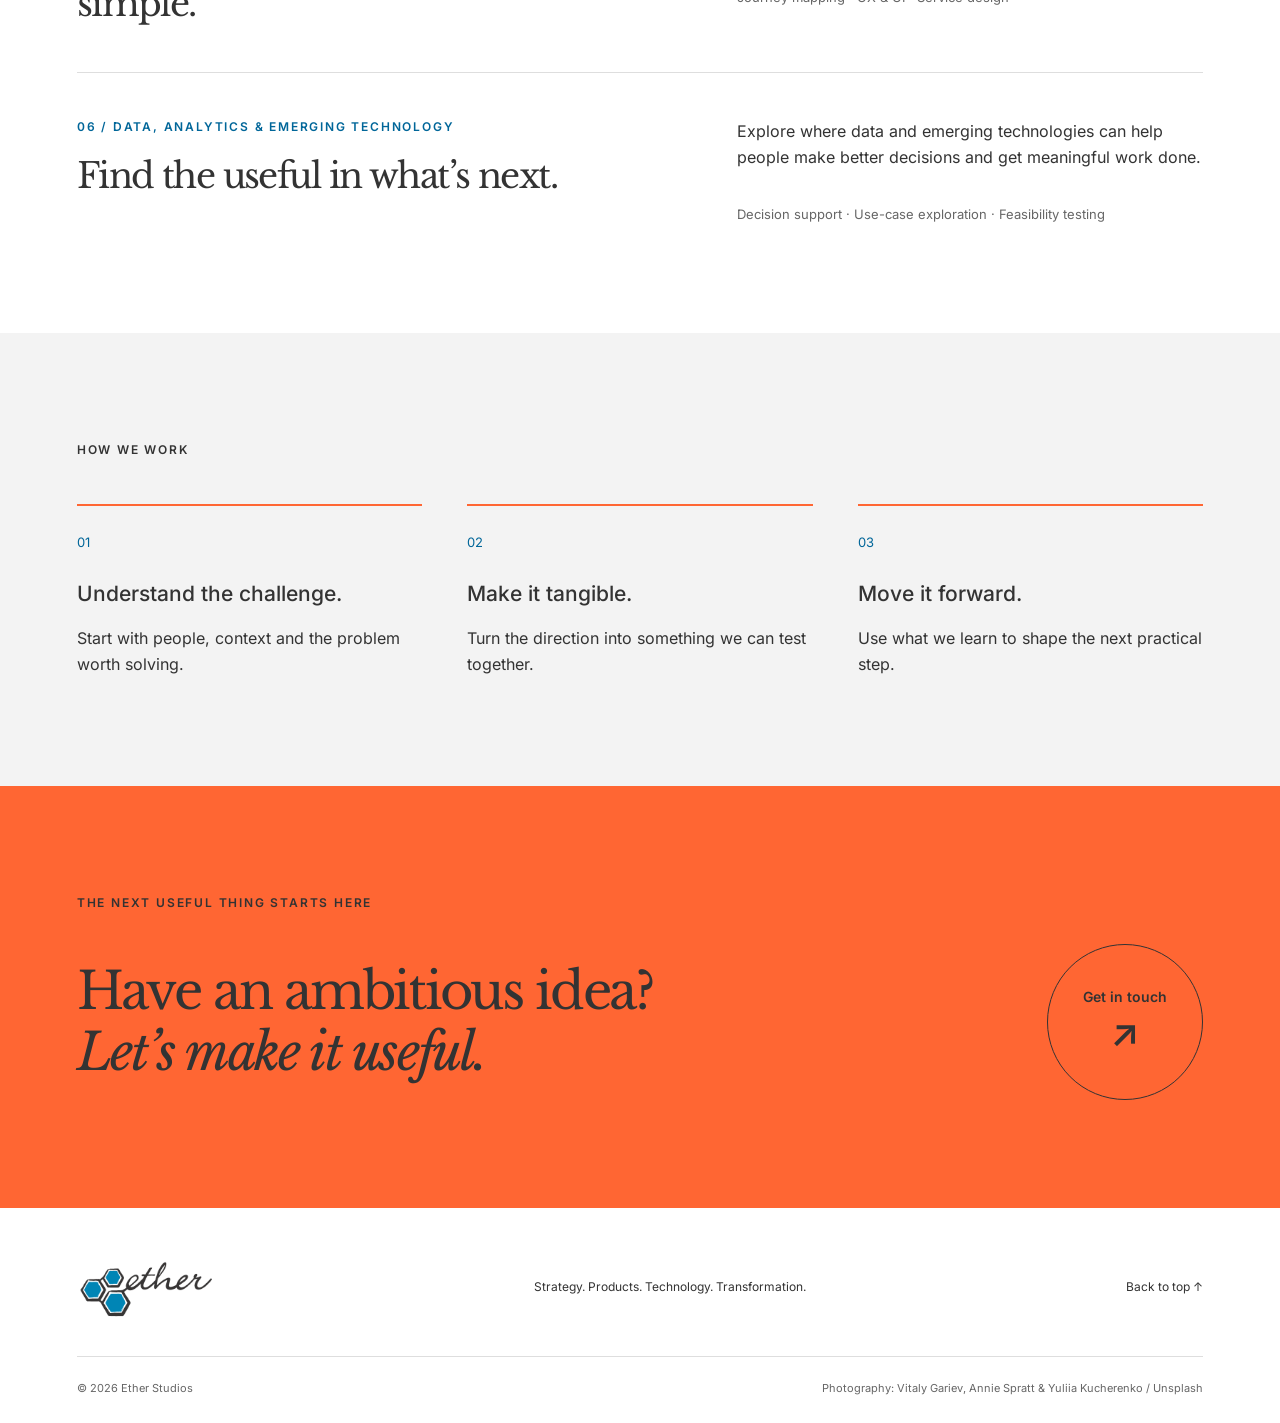
<file: expertise/index.html>
<!doctype html><html lang="en"><head><meta charset="utf-8"><meta name="viewport" content="width=device-width, initial-scale=1"><title>Expertise | Ether</title><meta name="description" content="Strategy, product, design and technology expertise to move organizations from ambition to execution."><meta name="robots" content="index, follow"><link rel="canonical" href="https://www.etherstudios.net/expertise/"><meta property="og:title" content="Expertise | Ether"><meta property="og:description" content="Strategy, product, design and technology expertise to move organizations from ambition to execution."><meta property="og:url" content="https://www.etherstudios.net/expertise/"><meta property="og:type" content="website"><link rel="icon" href="/assets/ether-icon.png"><link rel="stylesheet" href="/assets/fonts.css"><link rel="stylesheet" href="/styles.css"><script src="/script.js" defer></script>
<meta property="og:image" content="https://www.etherstudios.net/assets/coffee-moment.jpg">
<meta property="og:image:alt" content="A barista hands a coffee to a customer.">
<meta property="og:site_name" content="Ether">
<meta name="twitter:card" content="summary_large_image">
</head><body class="inner-page"><a class="skip" href="#main">Skip to content</a><header class="header"><a class="logo" href="/" aria-label="Ether home"><img src="/assets/ether-logo.png" width="379" height="171" alt="Ether"></a><button class="menu-toggle" aria-expanded="false" aria-controls="navigation">Menu <span aria-hidden="true">＋</span></button><nav id="navigation" aria-label="Main navigation"><a href="/expertise/" aria-current="page">Expertise</a><a href="/case-studies/">Case Studies</a><a href="/products/">Products</a><a href="/ideas/">Ideas</a><a href="/ether-gov/">Ether Gov</a><a href="/about/">About Us</a><a class="nav-contact" href="/contact/">Get in touch <span aria-hidden="true">↗</span></a></nav></header><main id="main"><section class="page-hero " id="top"><div class="wrap"><a class="back-link" href="/">← Ether</a><p class="eyebrow">Expertise</p><h1>Big problems rarely fit neatly into <em>one discipline.</em></h1><p class="page-intro">We work across strategy, product, design and technology to move organizations from ambition to execution.</p></div></section><section class="section wrap capability-details"><article><div><p class="eyebrow">01 / Enterprise transformation</p><h2>Make change work in practice.</h2></div><div><p>Connect the ambition for your organization to the people, processes and technology needed to deliver it.</p><p class="service-tags">Operating models · Prioritization · Change roadmaps</p></div></article><article><div><p class="eyebrow">02 / Digital strategy & roadmaps</p><h2>Know what to do next.</h2></div><div><p>Turn a broad digital ambition into a practical sequence of decisions, investments and experiments.</p><p class="service-tags">Experience audits · Opportunity mapping · Roadmaps</p></div></article><article><div><p class="eyebrow">03 / Product strategy & management</p><h2>Build around a real need.</h2></div><div><p>Define the problem, align the team and shape a product direction that balances user needs with business goals.</p><p class="service-tags">Product discovery · Product vision · Delivery planning</p></div></article><article><div><p class="eyebrow">04 / Rapid prototyping & MVPs</p><h2>Learn before you scale.</h2></div><div><p>Put a focused version of an idea into people’s hands. Test the assumptions that matter before committing to the full build.</p><p class="service-tags">Concept testing · Prototypes · MVP definition</p></div></article><article><div><p class="eyebrow">05 / Digital experience</p><h2>Make the complicated feel simple.</h2></div><div><p>Design clear, useful interactions across the moments where people meet your organization.</p><p class="service-tags">Journey mapping · UX & UI · Service design</p></div></article><article><div><p class="eyebrow">06 / Data, analytics & emerging technology</p><h2>Find the useful in what’s next.</h2></div><div><p>Explore where data and emerging technologies can help people make better decisions and get meaningful work done.</p><p class="service-tags">Decision support · Use-case exploration · Feasibility testing</p></div></article></section><section class="section soft-section"><div class="wrap"><p class="eyebrow">How we work</p><div class="three-columns"><article><span>01</span><h3>Understand the challenge.</h3><p>Start with people, context and the problem worth solving.</p></article><article><span>02</span><h3>Make it tangible.</h3><p>Turn the direction into something we can test together.</p></article><article><span>03</span><h3>Move it forward.</h3><p>Use what we learn to shape the next practical step.</p></article></div></div></section><section class="contact section"><div class="wrap"><p class="eyebrow">The next useful thing starts here</p><div class="contact-row"><h2>Have an ambitious idea?<br><em>Let’s make it useful.</em></h2><a class="contact-circle" href="/contact/"><span>Get in touch</span><span aria-hidden="true">↗</span></a></div></div></section></main><footer class="footer wrap"><div class="footer-main"><a class="logo" href="/" aria-label="Ether home"><img src="/assets/ether-logo.png" width="379" height="171" alt="Ether"></a><p>Strategy. Products. Technology. Transformation.</p><a href="#top">Back to top ↑</a></div><div class="footer-bottom"><span>© <span id="year">2026</span> Ether Studios</span><span>Photography: Vitaly Gariev, Annie Spratt &amp; Yuliia Kucherenko / Unsplash</span></div></footer></body></html>
</file>
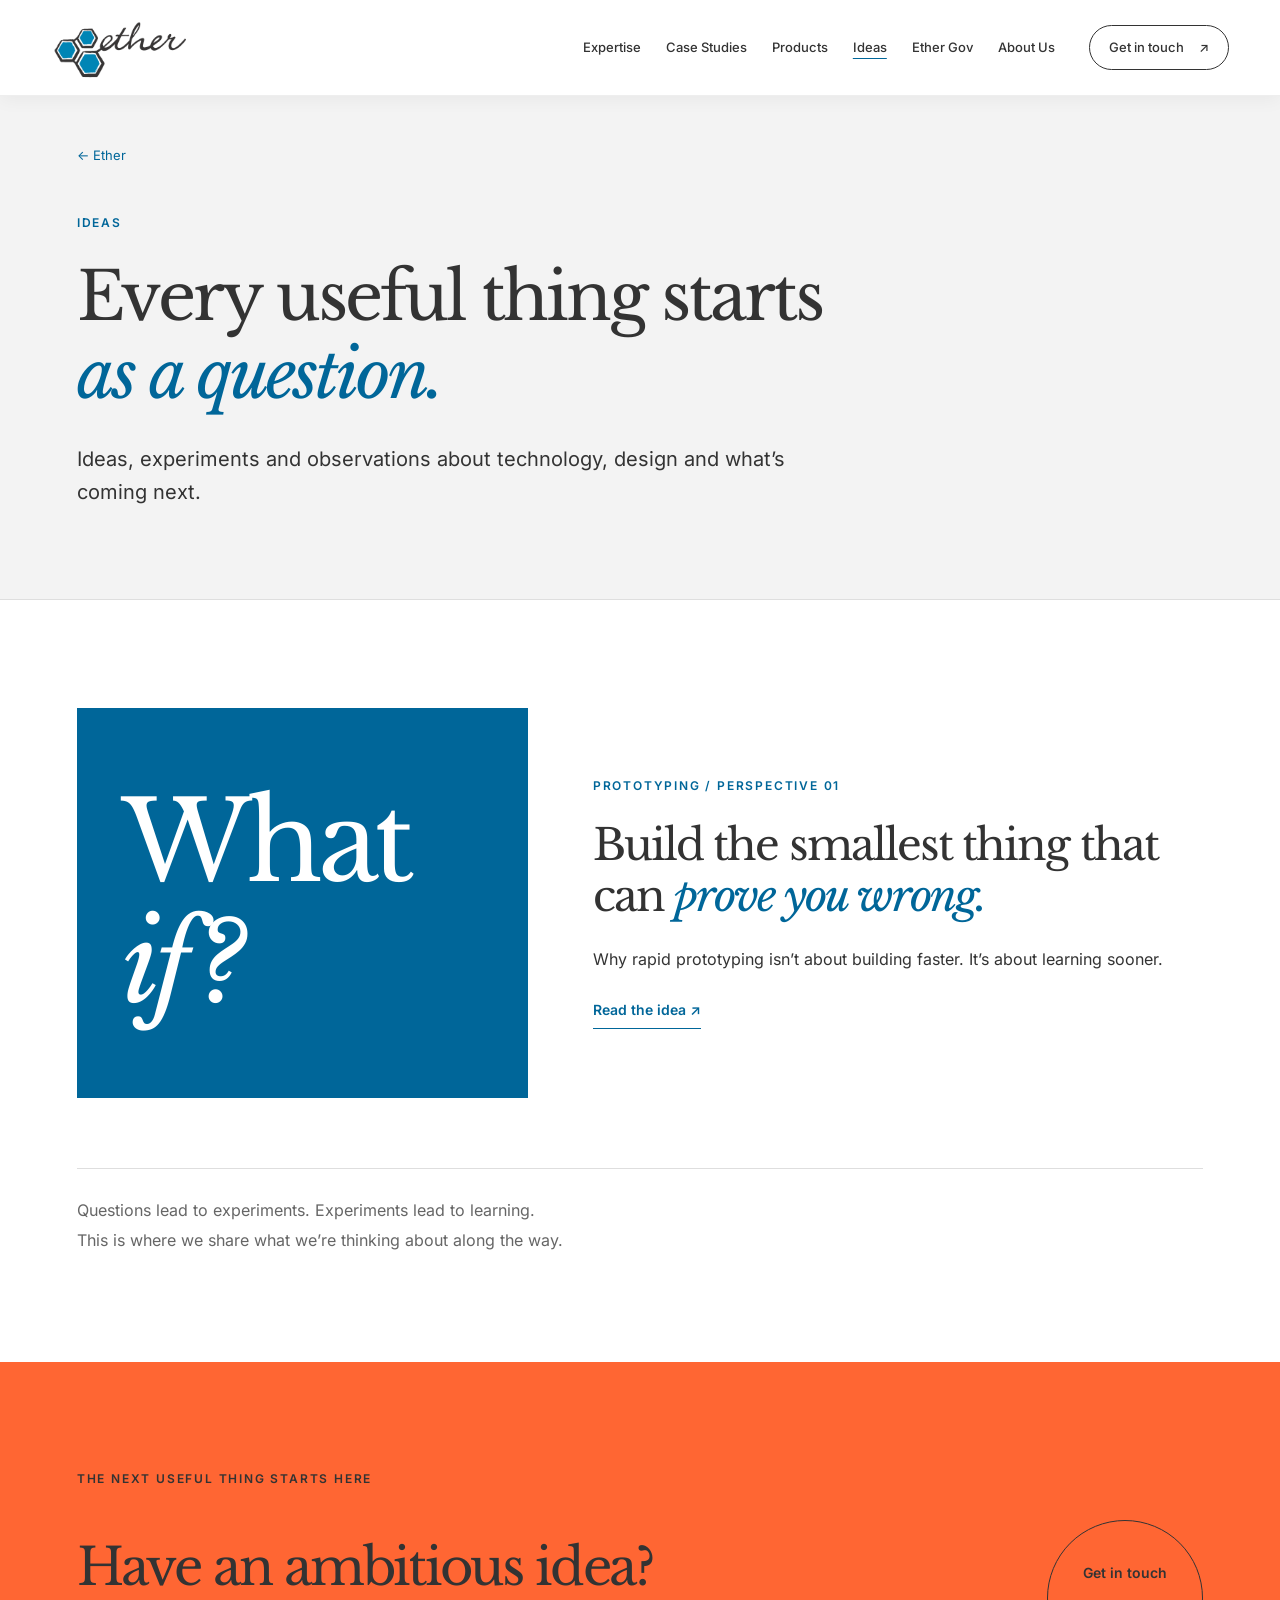
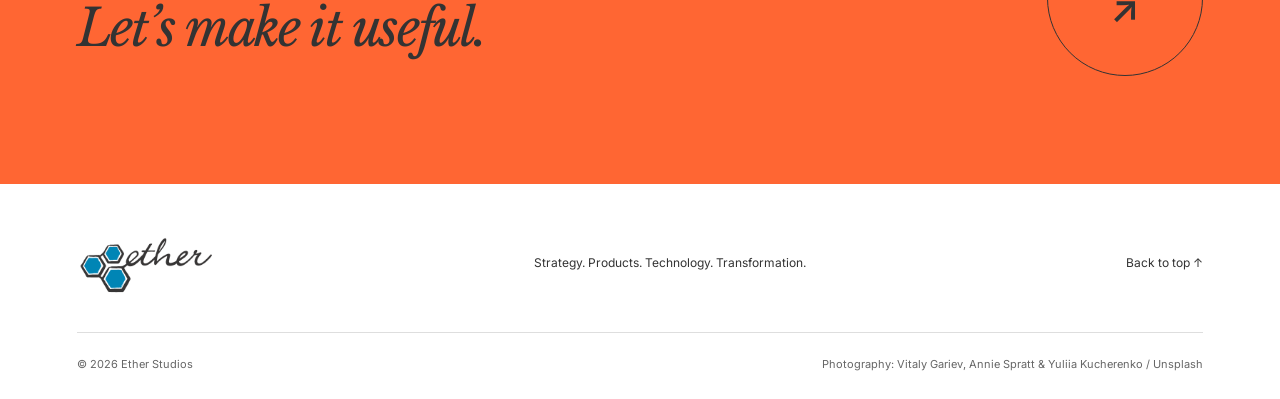
<file: ideas/index.html>
<!doctype html><html lang="en"><head><meta charset="utf-8"><meta name="viewport" content="width=device-width, initial-scale=1"><title>Ideas | Ether</title><meta name="description" content="Ideas, experiments and observations about technology, design and what’s coming next."><meta name="robots" content="index, follow"><link rel="canonical" href="https://www.etherstudios.net/ideas/"><meta property="og:title" content="Ideas | Ether"><meta property="og:description" content="Ideas, experiments and observations about technology, design and what’s coming next."><meta property="og:url" content="https://www.etherstudios.net/ideas/"><meta property="og:type" content="website"><link rel="icon" href="/assets/ether-icon.png"><link rel="stylesheet" href="/assets/fonts.css"><link rel="stylesheet" href="/styles.css"><script src="/script.js" defer></script>
<meta property="og:image" content="https://www.etherstudios.net/assets/coffee-moment.jpg">
<meta property="og:image:alt" content="A barista hands a coffee to a customer.">
<meta property="og:site_name" content="Ether">
<meta name="twitter:card" content="summary_large_image">
</head><body class="inner-page"><a class="skip" href="#main">Skip to content</a><header class="header"><a class="logo" href="/" aria-label="Ether home"><img src="/assets/ether-logo.png" width="379" height="171" alt="Ether"></a><button class="menu-toggle" aria-expanded="false" aria-controls="navigation">Menu <span aria-hidden="true">＋</span></button><nav id="navigation" aria-label="Main navigation"><a href="/expertise/">Expertise</a><a href="/case-studies/">Case Studies</a><a href="/products/">Products</a><a href="/ideas/" aria-current="page">Ideas</a><a href="/ether-gov/">Ether Gov</a><a href="/about/">About Us</a><a class="nav-contact" href="/contact/">Get in touch <span aria-hidden="true">↗</span></a></nav></header><main id="main"><section class="page-hero soft-section" id="top"><div class="wrap"><a class="back-link" href="/">← Ether</a><p class="eyebrow">Ideas</p><h1>Every useful thing starts<br><em>as a question.</em></h1><p class="page-intro">Ideas, experiments and observations about technology, design and what’s coming next.</p></div></section><section class="section wrap"><a class="article-feature" href="/ideas/rapid-prototyping/"><div class="article-index-mark" aria-hidden="true">What<br><em>if?</em></div><article><p class="eyebrow">Prototyping / Perspective 01</p><h2>Build the smallest thing that can <em>prove you wrong.</em></h2><p>Why rapid prototyping isn’t about building faster. It’s about learning sooner.</p><span class="text-link">Read the idea ↗</span></article></a><div class="ideas-postscript"><p>Questions lead to experiments. Experiments lead to learning.</p><p>This is where we share what we’re thinking about along the way.</p></div></section><section class="contact section"><div class="wrap"><p class="eyebrow">The next useful thing starts here</p><div class="contact-row"><h2>Have an ambitious idea?<br><em>Let’s make it useful.</em></h2><a class="contact-circle" href="/contact/"><span>Get in touch</span><span aria-hidden="true">↗</span></a></div></div></section></main><footer class="footer wrap"><div class="footer-main"><a class="logo" href="/" aria-label="Ether home"><img src="/assets/ether-logo.png" width="379" height="171" alt="Ether"></a><p>Strategy. Products. Technology. Transformation.</p><a href="#top">Back to top ↑</a></div><div class="footer-bottom"><span>© <span id="year">2026</span> Ether Studios</span><span>Photography: Vitaly Gariev, Annie Spratt &amp; Yuliia Kucherenko / Unsplash</span></div></footer></body></html>
</file>
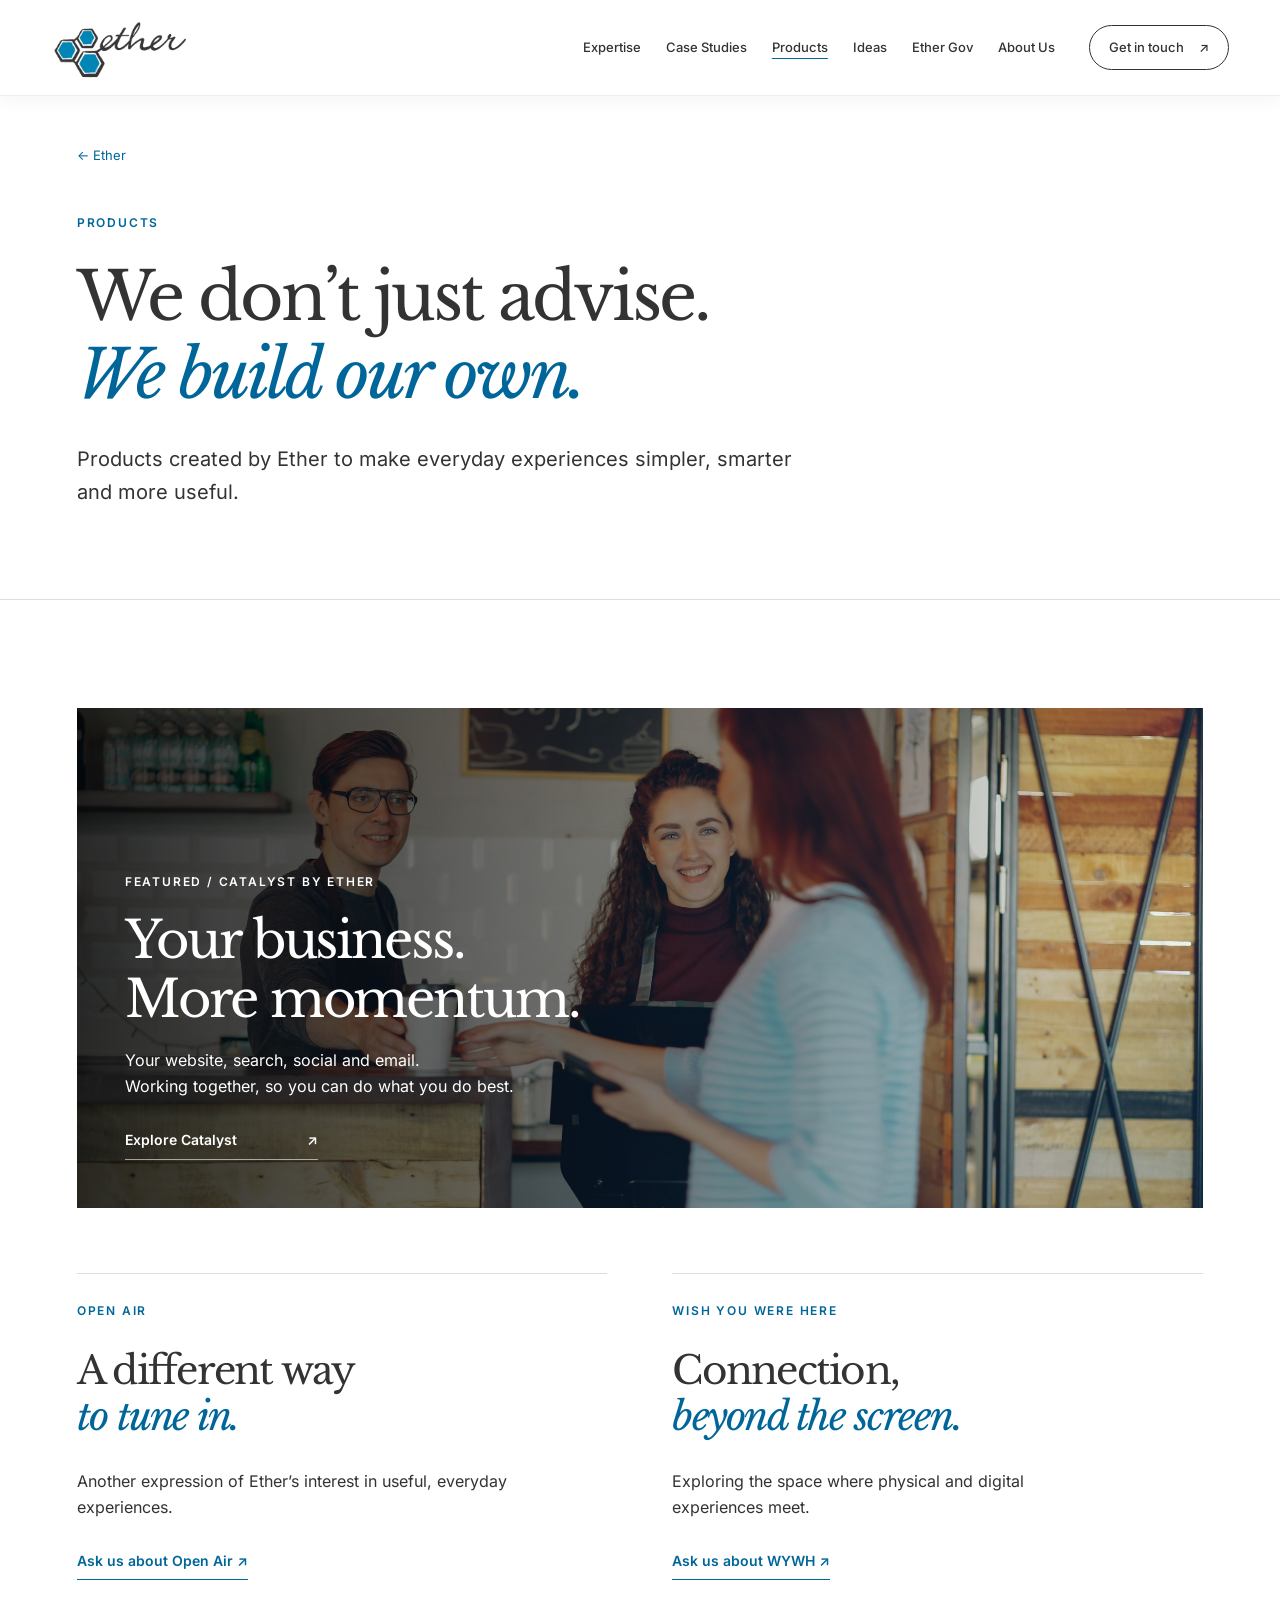
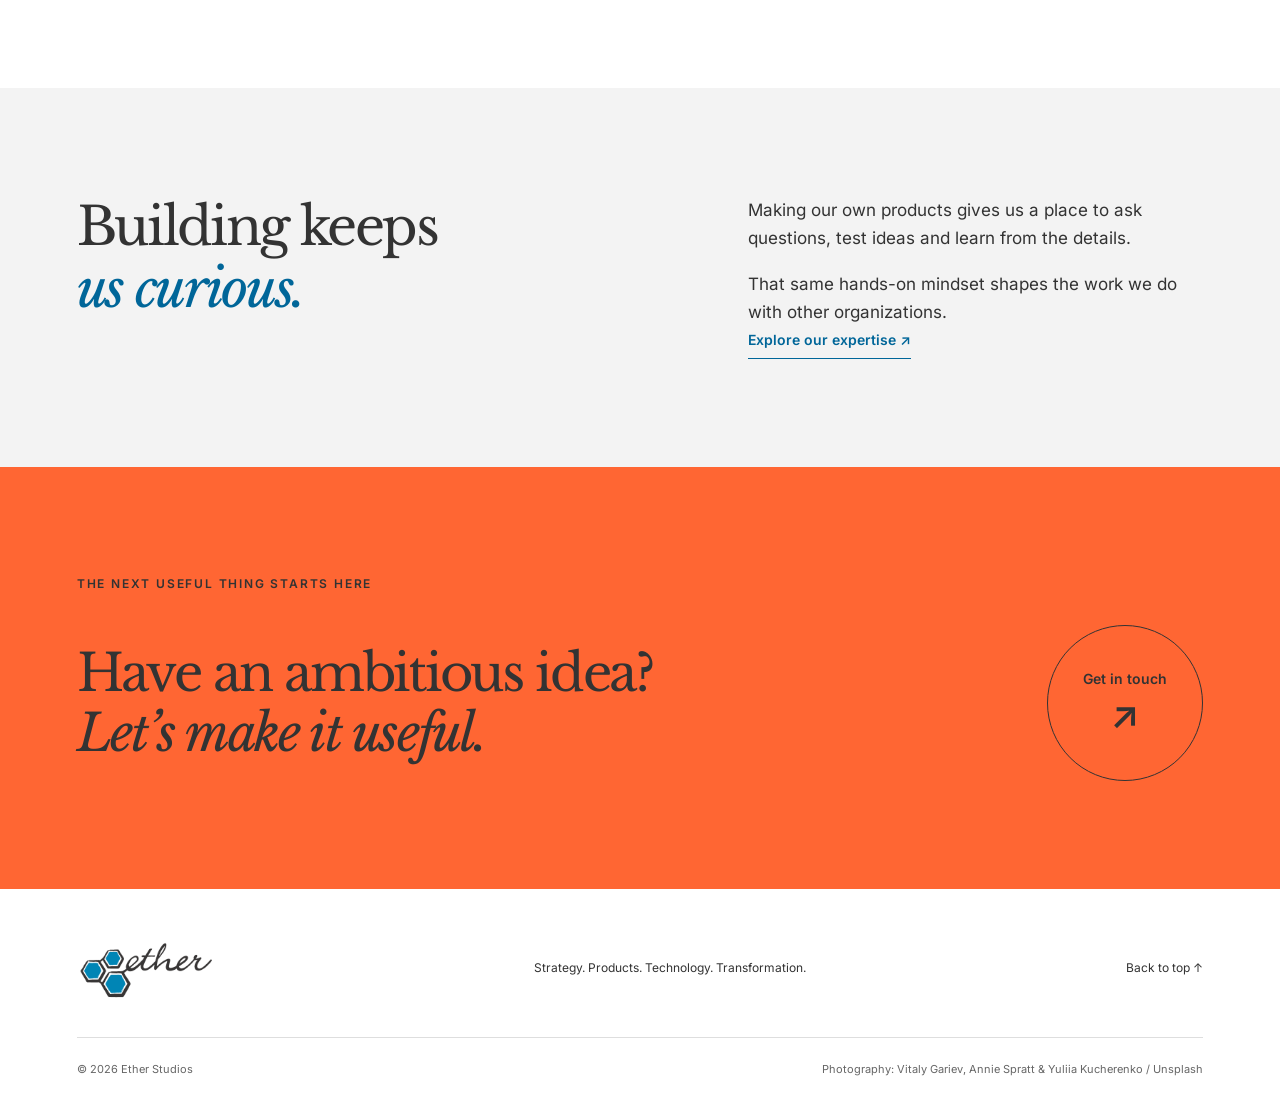
<file: products/index.html>
<!doctype html><html lang="en"><head><meta charset="utf-8"><meta name="viewport" content="width=device-width, initial-scale=1"><title>Products | Ether</title><meta name="description" content="Products created by Ether to make everyday experiences simpler, smarter and more useful."><meta name="robots" content="index, follow"><link rel="canonical" href="https://www.etherstudios.net/products/"><meta property="og:title" content="Products | Ether"><meta property="og:description" content="Products created by Ether to make everyday experiences simpler, smarter and more useful."><meta property="og:url" content="https://www.etherstudios.net/products/"><meta property="og:type" content="website"><link rel="icon" href="/assets/ether-icon.png"><link rel="stylesheet" href="/assets/fonts.css"><link rel="stylesheet" href="/styles.css"><script src="/script.js" defer></script>
<meta property="og:image" content="https://www.etherstudios.net/assets/coffee-moment.jpg">
<meta property="og:image:alt" content="A barista hands a coffee to a customer.">
<meta property="og:site_name" content="Ether">
<meta name="twitter:card" content="summary_large_image">
</head><body class="inner-page"><a class="skip" href="#main">Skip to content</a><header class="header"><a class="logo" href="/" aria-label="Ether home"><img src="/assets/ether-logo.png" width="379" height="171" alt="Ether"></a><button class="menu-toggle" aria-expanded="false" aria-controls="navigation">Menu <span aria-hidden="true">＋</span></button><nav id="navigation" aria-label="Main navigation"><a href="/expertise/">Expertise</a><a href="/case-studies/">Case Studies</a><a href="/products/" aria-current="page">Products</a><a href="/ideas/">Ideas</a><a href="/ether-gov/">Ether Gov</a><a href="/about/">About Us</a><a class="nav-contact" href="/contact/">Get in touch <span aria-hidden="true">↗</span></a></nav></header><main id="main"><section class="page-hero " id="top"><div class="wrap"><a class="back-link" href="/">← Ether</a><p class="eyebrow">Products</p><h1>We don’t just advise.<br><em>We build our own.</em></h1><p class="page-intro">Products created by Ether to make everyday experiences simpler, smarter and more useful.</p></div></section><section class="section wrap"><a class="catalyst-feature" href="https://www.etherstudios.net/products/catalyst/"><img src="/assets/coffee-moment.jpg" width="2200" height="1238" loading="lazy" alt="A customer and café team sharing a moment at the counter."><div class="product-scrim"></div><div class="catalyst-copy"><p class="eyebrow">Featured / Catalyst by Ether</p><h3>Your business.<br>More momentum.</h3><p>Your website, search, social and email.<br>Working together, so you can do what you do best.</p><span class="feature-link">Explore Catalyst <span aria-hidden="true">↗</span></span></div></a><div class="product-detail-grid"><article><p class="eyebrow">Open Air</p><h2>A different way<br><em>to tune in.</em></h2><p>Another expression of Ether’s interest in useful, everyday experiences.</p><a class="text-link" href="/contact/">Ask us about Open Air ↗</a></article><article><p class="eyebrow">Wish You Were Here</p><h2>Connection,<br><em>beyond the screen.</em></h2><p>Exploring the space where physical and digital experiences meet.</p><a class="text-link" href="/contact/">Ask us about WYWH ↗</a></article></div></section><section class="section soft-section"><div class="wrap intro-grid"><h2>Building keeps<br><em>us curious.</em></h2><div class="intro-copy"><p>Making our own products gives us a place to ask questions, test ideas and learn from the details.</p><p>That same hands-on mindset shapes the work we do with other organizations.</p><a class="text-link" href="/expertise/">Explore our expertise ↗</a></div></div></section><section class="contact section"><div class="wrap"><p class="eyebrow">The next useful thing starts here</p><div class="contact-row"><h2>Have an ambitious idea?<br><em>Let’s make it useful.</em></h2><a class="contact-circle" href="/contact/"><span>Get in touch</span><span aria-hidden="true">↗</span></a></div></div></section></main><footer class="footer wrap"><div class="footer-main"><a class="logo" href="/" aria-label="Ether home"><img src="/assets/ether-logo.png" width="379" height="171" alt="Ether"></a><p>Strategy. Products. Technology. Transformation.</p><a href="#top">Back to top ↑</a></div><div class="footer-bottom"><span>© <span id="year">2026</span> Ether Studios</span><span>Photography: Vitaly Gariev, Annie Spratt &amp; Yuliia Kucherenko / Unsplash</span></div></footer></body></html>
</file>
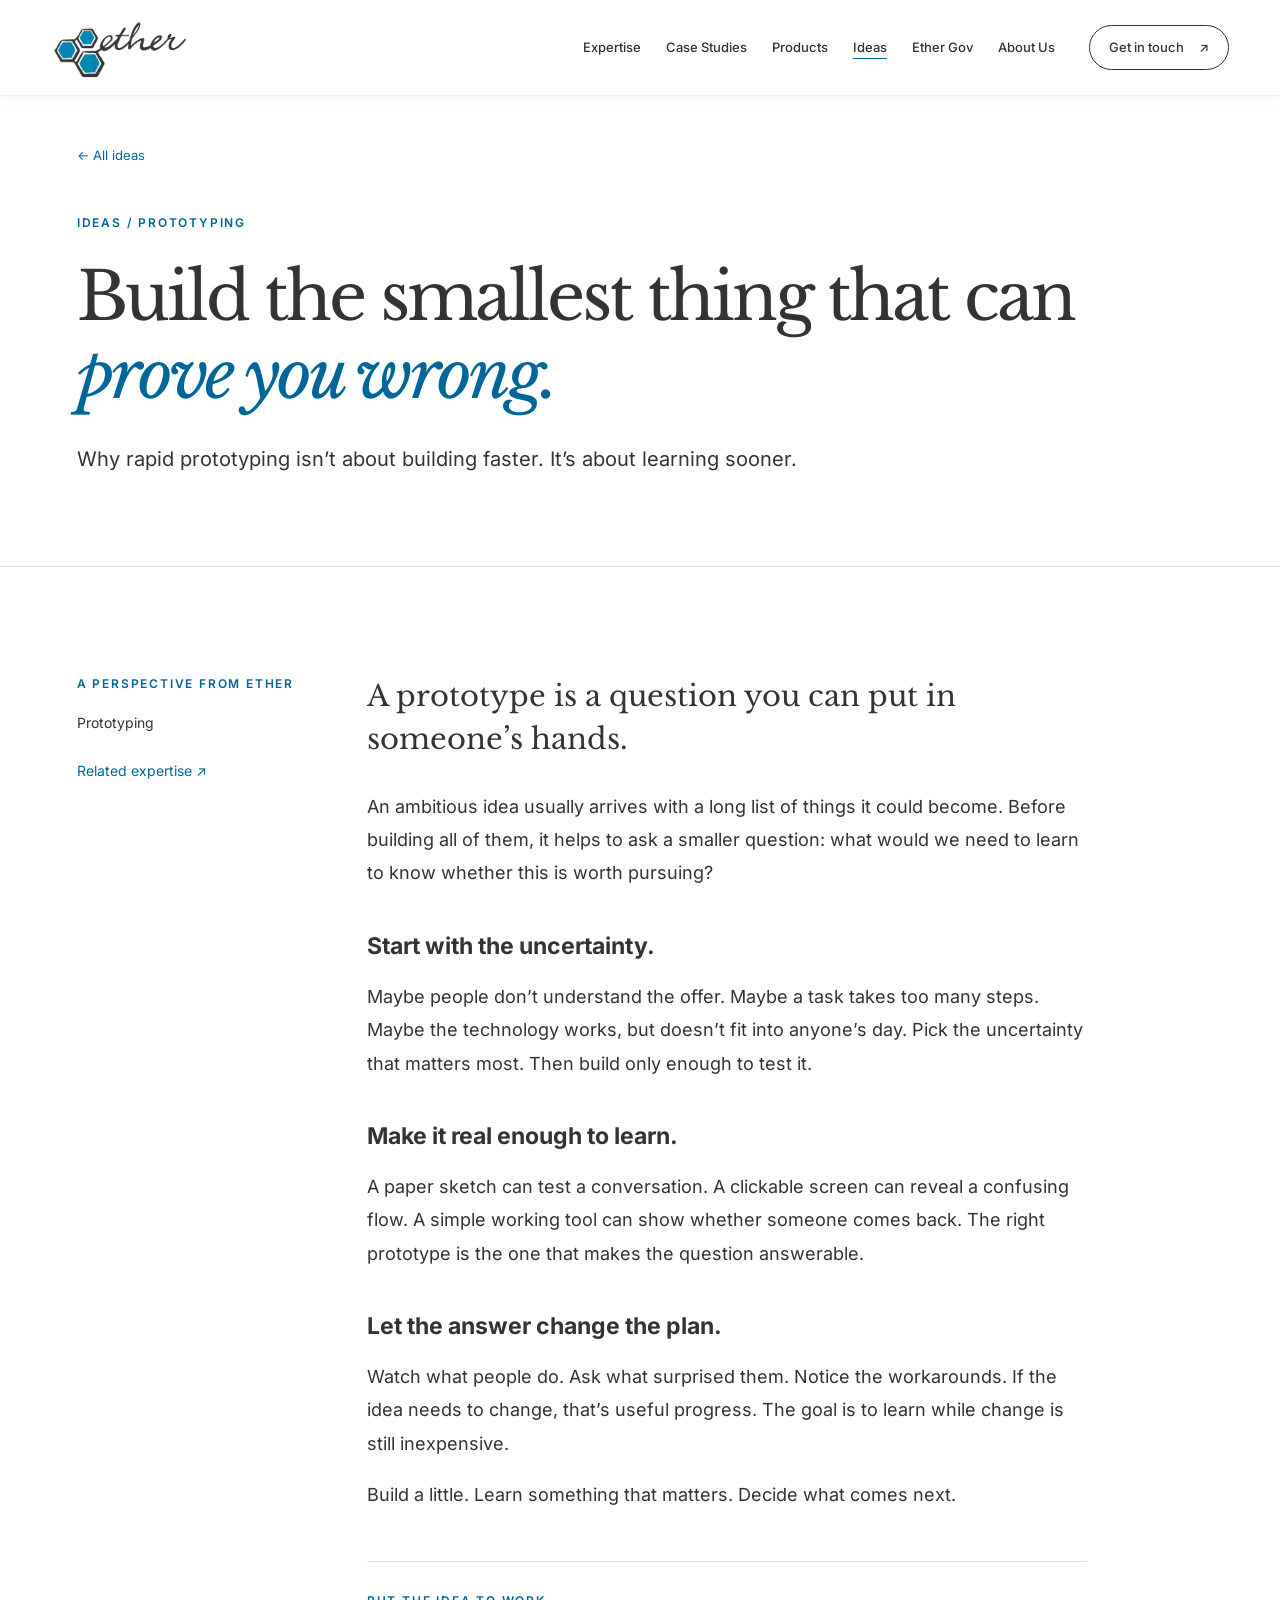
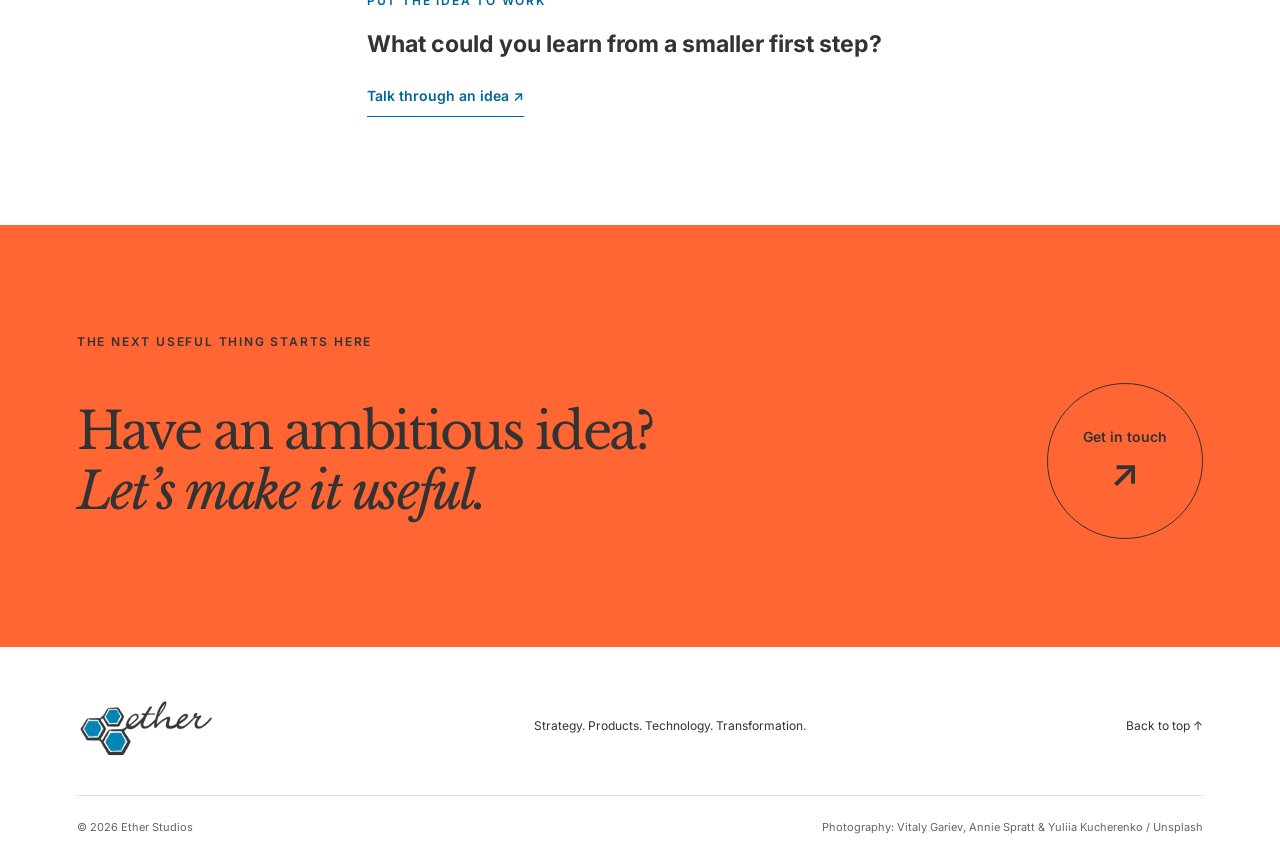
<file: ideas/rapid-prototyping/index.html>
<!doctype html><html lang="en"><head><meta charset="utf-8"><meta name="viewport" content="width=device-width, initial-scale=1"><title>Build the smallest thing that can prove you wrong | Ether</title><meta name="description" content="A prototype is a question you can put in someone’s hands. Start with uncertainty, test something small, and let the answer change the plan."><meta name="robots" content="index, follow"><link rel="canonical" href="https://www.etherstudios.net/ideas/rapid-prototyping/"><meta property="og:title" content="Build the smallest thing that can prove you wrong | Ether"><meta property="og:description" content="A prototype is a question you can put in someone’s hands. Start with uncertainty, test something small, and let the answer change the plan."><meta property="og:url" content="https://www.etherstudios.net/ideas/rapid-prototyping/"><meta property="og:type" content="article"><link rel="icon" href="/assets/ether-icon.png"><link rel="stylesheet" href="/assets/fonts.css"><link rel="stylesheet" href="/styles.css"><script src="/script.js" defer></script>
<meta property="og:image" content="https://www.etherstudios.net/assets/coffee-moment.jpg">
<meta property="og:image:alt" content="A barista hands a coffee to a customer.">
<meta property="og:site_name" content="Ether">
<meta name="twitter:card" content="summary_large_image">
</head><body class="inner-page"><a class="skip" href="#main">Skip to content</a><header class="header"><a class="logo" href="/" aria-label="Ether home"><img src="/assets/ether-logo.png" width="379" height="171" alt="Ether"></a><button class="menu-toggle" aria-expanded="false" aria-controls="navigation">Menu <span aria-hidden="true">＋</span></button><nav id="navigation" aria-label="Main navigation"><a href="/expertise/">Expertise</a><a href="/case-studies/">Case Studies</a><a href="/products/">Products</a><a href="/ideas/" aria-current="page">Ideas</a><a href="/ether-gov/">Ether Gov</a><a href="/about/">About Us</a><a class="nav-contact" href="/contact/">Get in touch <span aria-hidden="true">↗</span></a></nav></header><main id="main"><section class="page-hero " id="top"><div class="wrap"><a class="back-link" href="/ideas/">← All ideas</a><p class="eyebrow">Ideas / Prototyping</p><h1>Build the smallest thing that can <em>prove you wrong.</em></h1><p class="page-intro">Why rapid prototyping isn’t about building faster. It’s about learning sooner.</p></div></section><div class="article-layout wrap section"><aside><p class="eyebrow">A perspective from Ether</p><p>Prototyping</p><a href="/expertise/">Related expertise ↗</a></aside><article class="article-body"><p class="article-deck">A prototype is a question you can put in someone’s hands.</p><p>An ambitious idea usually arrives with a long list of things it could become. Before building all of them, it helps to ask a smaller question: what would we need to learn to know whether this is worth pursuing?</p><h3>Start with the uncertainty.</h3><p>Maybe people don’t understand the offer. Maybe a task takes too many steps. Maybe the technology works, but doesn’t fit into anyone’s day. Pick the uncertainty that matters most. Then build only enough to test it.</p><h3>Make it real enough to learn.</h3><p>A paper sketch can test a conversation. A clickable screen can reveal a confusing flow. A simple working tool can show whether someone comes back. The right prototype is the one that makes the question answerable.</p><h3>Let the answer change the plan.</h3><p>Watch what people do. Ask what surprised them. Notice the workarounds. If the idea needs to change, that’s useful progress. The goal is to learn while change is still inexpensive.</p><p>Build a little. Learn something that matters. Decide what comes next.</p><div class="article-next"><p class="eyebrow">Put the idea to work</p><h3>What could you learn from a smaller first step?</h3><a class="text-link" href="/contact/">Talk through an idea ↗</a></div></article></div><section class="contact section"><div class="wrap"><p class="eyebrow">The next useful thing starts here</p><div class="contact-row"><h2>Have an ambitious idea?<br><em>Let’s make it useful.</em></h2><a class="contact-circle" href="/contact/"><span>Get in touch</span><span aria-hidden="true">↗</span></a></div></div></section></main><footer class="footer wrap"><div class="footer-main"><a class="logo" href="/" aria-label="Ether home"><img src="/assets/ether-logo.png" width="379" height="171" alt="Ether"></a><p>Strategy. Products. Technology. Transformation.</p><a href="#top">Back to top ↑</a></div><div class="footer-bottom"><span>© <span id="year">2026</span> Ether Studios</span><span>Photography: Vitaly Gariev, Annie Spratt &amp; Yuliia Kucherenko / Unsplash</span></div></footer></body></html>
</file>
<file: assets/fonts.css>
@font-face {
  font-family: 'Inter';
  font-style: normal;
  font-weight: 400;
  font-display: swap;
  src: url(font-0.ttf) format('truetype');
}
@font-face {
  font-family: 'Inter';
  font-style: normal;
  font-weight: 500;
  font-display: swap;
  src: url(font-1.ttf) format('truetype');
}
@font-face {
  font-family: 'Inter';
  font-style: normal;
  font-weight: 600;
  font-display: swap;
  src: url(font-2.ttf) format('truetype');
}
@font-face {
  font-family: 'Inter';
  font-style: normal;
  font-weight: 700;
  font-display: swap;
  src: url(font-3.ttf) format('truetype');
}
@font-face {
  font-family: 'Libre Baskerville';
  font-style: italic;
  font-weight: 400;
  font-display: swap;
  src: url(font-4.ttf) format('truetype');
}
@font-face {
  font-family: 'Libre Baskerville';
  font-style: normal;
  font-weight: 400;
  font-display: swap;
  src: url(font-5.ttf) format('truetype');
}
@font-face {
  font-family: 'Libre Baskerville';
  font-style: normal;
  font-weight: 700;
  font-display: swap;
  src: url(font-6.ttf) format('truetype');
}
</file>
<file: styles.css>
:root{--blue:#006699;--orange:#ff6633;--light:#dedede;--dark:#333333;--serif:'Libre Baskerville',Georgia,serif;--sans:Inter,Arial,Helvetica,sans-serif}*{box-sizing:border-box}html{scroll-behavior:smooth;scroll-padding-top:100px}body{margin:0;background:#fff;color:var(--dark);font-family:var(--sans);font-size:16px;line-height:1.65}body.dialog-open{overflow:hidden}a{color:inherit;text-decoration:none}button{font:inherit;color:inherit;cursor:pointer}img{max-width:100%;display:block}h1,h2,h3,p{margin:0}h1,h2{font-family:var(--serif);font-weight:400;line-height:1.18;letter-spacing:-.045em}h2{font-size:clamp(36px,4.1vw,64px)}h2 em{color:var(--blue);font-weight:400}h3{line-height:1.4}p+p{margin-top:18px}a,button{-webkit-tap-highlight-color:transparent}a:focus-visible,button:focus-visible{outline:3px solid var(--blue);outline-offset:6px}.hero a:focus-visible,.government a:focus-visible{outline-color:white}.wrap{width:min(1280px,88%);margin-inline:auto}.section{padding-block:108px}.eyebrow{font:600 12px/1.5 var(--sans);letter-spacing:.15em;text-transform:uppercase}.header{height:96px;padding-inline:4%;display:flex;align-items:center;justify-content:space-between;gap:30px;background:white;position:sticky;top:0;z-index:20;border-bottom:1px solid #eee}.logo img{width:137px;height:auto}.header nav{display:flex;align-items:center;gap:25px;font-size:13px;font-weight:500}.header nav>a:not(.nav-contact):hover{color:var(--blue)}.nav-contact{border:1px solid var(--dark);border-radius:99px;padding:11px 19px;margin-left:9px}.nav-contact span{margin-left:12px}.nav-contact:hover{background:var(--dark);color:#fff}.menu-toggle{display:none}.skip{position:fixed;top:-100px;left:20px;z-index:99;background:white;padding:10px}.skip:focus{top:10px}.hero{position:relative;min-height:740px;height:min(820px,calc(100svh - 96px));color:#fff;display:flex;align-items:flex-end;isolation:isolate;background:var(--dark)}.hero-photo{position:absolute;inset:0;height:100%;width:100%;object-fit:cover;object-position:center 44%;z-index:-3}.hero-scrim{position:absolute;inset:0;background:linear-gradient(0deg,rgba(0,0,0,.85),rgba(0,0,0,.46) 48%,rgba(0,0,0,0) 85%);z-index:-2}.hero-content{padding-bottom:78px}.hero .eyebrow{margin-bottom:24px}.hero h1{font-size:clamp(46px,5.8vw,88px);max-width:1130px;line-height:1.13;letter-spacing:-.05em}.hero h1 em{font-weight:400;color:#fff}.hero-bottom{display:flex;align-items:flex-end;justify-content:space-between;gap:30px;margin-top:30px}.hero-bottom p{font-size:17px;line-height:1.65}.button{display:inline-flex;align-items:center;justify-content:space-between;gap:48px;border-radius:4px;padding:18px 24px;font-size:14px;font-weight:600;transition:transform .2s,background .2s}.button:hover{transform:translateY(-3px)}.button span{font-size:23px;line-height:1}.button-orange{background:var(--orange);color:#202020}.button-light{background:white;color:var(--blue)}.hero-note{position:absolute;right:6%;bottom:20px;font-size:11px;letter-spacing:.05em}.section-meta{display:flex;justify-content:space-between;gap:25px;align-items:center;margin-bottom:54px}.section-meta>.eyebrow{color:var(--blue)}.section-meta>span{font-size:12px;color:#666}.intro-grid{display:grid;grid-template-columns:1.25fr 1fr;gap:9%}.intro-copy{align-self:center;max-width:460px}.intro-copy p{font-size:17px}.intro-copy .lead{font-size:22px;font-weight:500;line-height:1.5;margin-bottom:22px}.capabilities{margin-top:64px;display:grid;grid-template-columns:1fr 1fr;column-gap:70px}.capabilities>div{border-top:1px solid var(--light);display:flex;align-items:baseline;gap:25px;padding:23px 0}.capabilities span{font-size:12px;color:var(--blue)}.capabilities h3{font:500 16px/1.6 var(--sans)}.work{background:#f3f3f3}.section-heading{display:flex;align-items:flex-end;justify-content:space-between;gap:60px;margin-bottom:50px}.section-heading>p{max-width:360px;font-size:16px}.work-grid{display:grid;grid-template-columns:repeat(3,1fr);gap:20px}.work-card{min-height:320px;background:white;padding:30px;display:flex;flex-direction:column;border-top:3px solid var(--blue)}.project-number{font-size:12px;color:var(--blue)}.work-card h3{font:400 clamp(25px,2.8vw,40px)/1.3 var(--serif);margin-block:36px;letter-spacing:-.035em}.work-card-bottom{margin-top:auto;border-top:1px solid var(--light);padding-top:20px;display:flex;justify-content:space-between;gap:15px;font-size:11px}.work-card-bottom>a{font-weight:600;color:var(--blue)}.work-card-bottom>a:hover{text-decoration:underline}.catalyst-feature{position:relative;min-height:500px;display:flex;align-items:flex-end;color:white;overflow:hidden;background:var(--dark);isolation:isolate}.catalyst-feature>img{position:absolute;inset:0;width:100%;height:100%;object-fit:cover;object-position:center 35%;z-index:-3}.product-scrim{position:absolute;inset:0;background:linear-gradient(90deg,rgba(0,0,0,.8),rgba(0,0,0,.36) 60%,transparent);z-index:-2}.catalyst-copy{padding:48px}.catalyst-copy .eyebrow{margin-bottom:20px}.catalyst-copy h3{font:400 clamp(36px,4vw,56px)/1.15 var(--serif);letter-spacing:-.04em;margin-bottom:18px}.catalyst-copy p:not(.eyebrow){font-size:16px}.feature-link{display:inline-flex;gap:70px;align-items:center;margin-top:28px;font-size:14px;font-weight:600;border-bottom:1px solid #ffffff90;padding-bottom:8px}.catalyst-feature:hover .feature-link{border-color:var(--orange)}.product-notes{display:grid;grid-template-columns:1fr 1fr 1fr;gap:35px;padding-top:36px}.product-notes .eyebrow{color:var(--blue)}.product-notes p{font-size:15px;margin-top:8px}.product-notes .product-invitation{margin:0;padding-left:26px;border-left:1px solid var(--light)}.text-link{display:inline-flex;justify-content:space-between;gap:40px;align-items:center;background:none;border:0;border-bottom:1px solid currentColor;padding:0 0 7px;color:var(--blue);font-size:14px;font-weight:600}.text-link:hover{border-bottom-color:var(--orange)}.ideas{background:var(--light)}.ideas-grid{display:grid;grid-template-columns:1fr 1fr;gap:9%;align-items:center}.ideas-grid>div>p{max-width:410px;margin-top:28px}.idea-card{background:#fff;padding:40px}.idea-top{display:flex;justify-content:space-between;gap:20px;font-size:11px;color:var(--blue);margin-bottom:48px}.idea-card h3{font:400 clamp(27px,2.8vw,39px)/1.3 var(--serif);letter-spacing:-.035em}.idea-card>p{margin-top:23px}.idea-card .text-link{margin-top:32px;width:100%}.government{background:var(--blue);color:#fff}.government-grid{display:grid;grid-template-columns:1.4fr 1fr;gap:9%;align-items:center}.government .eyebrow{margin-bottom:30px}.government h2{font-size:clamp(36px,3.9vw,58px)}.government h2 em{color:white}.government p:not(.eyebrow){font-size:17px}.government .button{margin-top:30px}.about>.eyebrow{color:var(--blue);margin-bottom:42px}.contact{background:var(--orange)}.contact h2 em{color:var(--dark)}.contact .eyebrow{margin-bottom:32px}.contact-row{display:flex;align-items:center;justify-content:space-between;gap:50px}.contact-row h2{font-size:clamp(36px,4vw,62px)}.contact-circle{width:156px;height:156px;flex-shrink:0;border:1px solid var(--dark);border-radius:50%;display:flex;flex-direction:column;align-items:center;justify-content:center;font-size:14px;font-weight:600;transition:background .2s,color .2s}.contact-circle>span:last-child{font-size:38px;line-height:1.3}.contact-circle:hover{background:var(--dark);color:white}.footer{padding-block:48px 26px}.footer-main{display:flex;align-items:center;justify-content:space-between;gap:30px;padding-bottom:38px}.footer-main p{font-size:12px}.footer-main>a:last-child{font-size:12px}.footer-bottom{display:flex;justify-content:space-between;gap:20px;border-top:1px solid var(--light);padding-top:22px;color:#666;font-size:11px}dialog{border:0;padding:35px 55px 55px;width:min(760px,90%);max-height:88svh;color:var(--dark);background:white}dialog::backdrop{background:#000a;backdrop-filter:blur(3px)}.dialog-close{display:block;margin-left:auto;border:1px solid var(--dark);border-radius:30px;background:white;padding:8px 16px;font-size:14px;margin-bottom:25px}dialog h2{font-size:36px;margin:20px 0 30px}dialog .article-deck{font-size:21px}dialog h3{font:600 18px var(--sans);margin:30px 0 14px}
@media(min-width:1600px){.hero{height:850px;max-height:none}}@media(max-width:1100px){.header nav{gap:15px;font-size:12px}.header{padding-inline:3%;gap:15px}.logo img{width:115px}.nav-contact{padding:10px 13px;margin:0}.hero{min-height:660px}.section{padding-block:80px}.work-card{padding:24px}.work-card-bottom{flex-direction:column;gap:6px}.government-grid{gap:6%}.button{gap:24px}.catalyst-copy{padding:36px}}@media(max-width:850px){html{scroll-padding-top:80px}.header{height:80px;padding-inline:6%}.menu-toggle{display:flex;gap:14px;align-items:center;background:none;border:1px solid var(--light);padding:8px 15px;font-size:14px}.header nav{display:none;position:absolute;top:80px;left:0;right:0;background:white;padding:24px 6%;box-shadow:0 16px 20px #0001;font-size:16px}.header nav.is-open{display:flex;flex-direction:column;align-items:stretch;gap:0}.header nav>a{padding:12px 0}.header nav .nav-contact{padding:12px 18px;margin-top:12px;align-self:start}.hero{height:780px;min-height:0}.hero h1{font-size:60px}.hero-photo{object-position:55% center}.hero-bottom{align-items:flex-start;flex-direction:column;gap:24px}.hero-content{padding-bottom:58px}.intro-grid,.government-grid{grid-template-columns:1fr;gap:36px}.intro-copy{max-width:600px}.capabilities{column-gap:30px}.section-heading{align-items:flex-start;flex-direction:column;gap:28px}.section-heading>p{max-width:550px}.work-grid{gap:12px}.work-card{padding:20px;min-height:290px}.work-card h3{font-size:27px}.ideas-grid{gap:35px}.idea-card{padding:27px}.idea-top{flex-direction:column;gap:8px;margin-bottom:30px}.product-notes{grid-template-columns:1fr 1fr}.product-notes .product-invitation{grid-column:1/-1;padding-left:0;border-left:0;border-top:1px solid var(--light);padding-top:22px}.government-grid>div:last-child{max-width:560px}.contact-circle{width:130px;height:130px}.footer-main{flex-wrap:wrap}.footer-main p{order:3;width:100%}}@media(max-width:560px){.section{padding-block:64px}.wrap{width:88%}.hero{height:740px}.hero h1{font-size:43px;line-height:1.2;letter-spacing:-.045em}.desktop-break{display:none}.hero-photo{object-position:48% center}.hero-scrim{background:linear-gradient(0deg,rgba(0,0,0,.9),rgba(0,0,0,.58) 48%,rgba(0,0,0,.05) 90%)}.hero .eyebrow{max-width:260px;font-size:10px;line-height:1.8;margin-bottom:20px}.hero-bottom p{font-size:16px;max-width:310px}.hero-note{font-size:10px}.section-meta{margin-bottom:34px}.section-meta>span{display:none}h2{font-size:35px}.intro-grid{gap:30px}.intro-copy p{font-size:16px}.capabilities{grid-template-columns:1fr;margin-top:38px}.capabilities>div{padding:17px 0}.capabilities h3{font-size:15px}.work-grid{grid-template-columns:1fr;gap:16px}.work-card{min-height:230px;padding:25px}.work-card h3{font-size:33px;margin-block:24px}.work-card h3 br{display:initial}.work-card-bottom{flex-direction:row;font-size:11px}.catalyst-feature{min-height:480px}.catalyst-copy{padding:28px}.catalyst-feature>img{object-position:50% center}.product-scrim{background:linear-gradient(0deg,#000d,#0004)}.catalyst-copy h3{font-size:37px}.catalyst-copy p:not(.eyebrow){font-size:15px}.product-notes{gap:20px}.product-notes p{font-size:14px}.ideas-grid{grid-template-columns:1fr;gap:36px}.idea-top{flex-direction:row;font-size:10px}.idea-card h3{font-size:30px}.government h2{font-size:35px}.government .button{font-size:13px}.contact-row{flex-direction:column;align-items:flex-start;gap:30px}.contact-row h2{font-size:35px}.contact-circle{border-radius:4px;width:auto;height:auto;flex-direction:row;gap:45px;padding:12px 22px}.contact-circle>span:last-child{font-size:25px}.footer-bottom{flex-direction:column;gap:12px}dialog{padding:24px;width:94%}dialog h2{font-size:28px}}
@media(prefers-reduced-motion:reduce){html{scroll-behavior:auto}*,*::before,*::after{transition:none!important}}
/* The navigation sits over the photograph, then gains a solid surface on scroll. */
.header{position:fixed;inset:0 0 auto;background:transparent;border-bottom-color:transparent;color:#fff;transition:background .2s,color .2s,box-shadow .2s}
.header>.logo img{filter:brightness(0) invert(1)}
.header .nav-contact{border-color:currentColor}
.header nav>a:not(.nav-contact):hover{color:inherit;text-decoration:underline;text-underline-offset:5px}
.header .menu-toggle{border-color:currentColor}
.header.is-scrolled{background:#fff;color:var(--dark);box-shadow:0 3px 18px #0000000d}
.header.is-scrolled>.logo img{filter:none}
.hero{height:min(916px,100svh);min-height:836px}
.hero::after{content:"";position:absolute;inset:0 0 auto;height:180px;background:linear-gradient(#0008,transparent);z-index:-1;pointer-events:none}
@media(min-width:1600px){.hero{height:946px}}
@media(max-width:1100px){.hero{min-height:756px}}
@media(max-width:850px){.header nav{color:var(--dark)}.hero{height:860px;min-height:0}}
@media(max-width:560px){.hero{height:820px;min-height:0}}
@media(prefers-reduced-motion:reduce){.header{transition:none}}
/* Lightweight hero carousel. Inactive slides cannot receive keyboard focus. */
.hero{display:block;overflow:hidden}
.hero-slide{position:absolute;inset:0;display:flex;align-items:flex-end;isolation:isolate;opacity:0;visibility:hidden;transition:opacity .65s ease,visibility .65s;pointer-events:none}
.hero-slide.is-active{opacity:1;visibility:visible;pointer-events:auto}
.hero-slide .hero-content{padding-top:140px;padding-bottom:125px}
.hero-slide h2{font-size:clamp(46px,5.8vw,88px);max-width:1130px;line-height:1.13;letter-spacing:-.05em}
.hero-slide h2 em{color:white}
.hero::after{z-index:2}
.hero-controls{position:absolute;bottom:25px;left:6%;display:flex;justify-content:space-between;align-items:center;z-index:3}
.hero-controls button{background:transparent;color:#fff;border:0;min-height:44px;min-width:44px;font-size:13px}
.slide-selectors{display:flex;gap:12px}
.slide-selectors button{border-bottom:2px solid #ffffff50;opacity:.7}
.slide-selectors button[aria-current="true"]{border-color:var(--orange);opacity:1}
.rotation-toggle{display:flex;gap:12px;align-items:center;padding:8px 0 8px 15px}
.hero-controls button:focus-visible{outline:2px solid white;outline-offset:4px}
@media(max-width:850px){.hero-slide h2{font-size:60px}}
@media(max-width:560px){.hero-slide h2{font-size:43px;line-height:1.2}.hero-slide .hero-content{padding-bottom:110px}.hero-controls{bottom:18px}}
@media(prefers-reduced-motion:reduce){.hero-slide{transition:none}}
.hero-slide:nth-child(2) .hero-photo{object-position:50% 40%}
.hero-slide:nth-child(3) .hero-photo{object-position:50% 40%}
@media(max-width:560px){.hero-slide:nth-child(2) .hero-photo{object-position:42% center}.hero-slide:nth-child(3) .hero-photo{object-position:65% center}}
/* Interior pages extend the homepage typography, spacing and surfaces. */
.inner-page{padding-top:96px}.inner-page .header{background:white;color:var(--dark);border-bottom:1px solid #eee}.inner-page .header>.logo img{filter:none}.header a[aria-current="page"]{text-decoration:underline;text-underline-offset:6px;text-decoration-color:var(--blue)}
.page-hero{padding:45px 0 90px;border-bottom:1px solid var(--light)}.back-link{display:inline-block;font-size:13px;margin-bottom:48px;color:var(--blue)}.page-hero .eyebrow{color:var(--blue);margin-bottom:26px}.page-hero h1{font-size:clamp(44px,5.2vw,76px);max-width:1080px;line-height:1.16}.page-hero h1 em{color:var(--blue)}.page-intro{font-size:20px;line-height:1.65;max-width:730px;margin-top:30px}.soft-section{background:#f3f3f3}.blue-section{background:var(--blue);color:white;border:0}.blue-section h1 em,.blue-section .eyebrow,.blue-section .back-link{color:white}
.capability-details article{display:grid;grid-template-columns:1.2fr 1fr;gap:9%;padding:45px 0;border-top:1px solid var(--light)}.capability-details article:first-child{padding-top:0;border:0}.capability-details article:last-child{padding-bottom:0}.capability-details h2{font-size:35px;line-height:1.3;margin-top:17px}.capability-details .eyebrow{color:var(--blue)}.service-tags{font-size:13px;color:#666;padding-top:15px}.three-columns{display:grid;grid-template-columns:repeat(3,1fr);gap:45px;margin-top:45px}.three-columns article{border-top:2px solid var(--orange);padding-top:22px}.three-columns article>span{color:var(--blue);font-size:13px}.three-columns h3{font-size:21px;margin:25px 0 16px;font-weight:500}.editorial-note{padding-top:65px;margin-top:60px;border-top:1px solid var(--light);max-width:850px}.editorial-note h2{font-size:42px;margin-bottom:25px}.editorial-note>.eyebrow{color:var(--blue);margin-bottom:25px}.editorial-note>p:not(.eyebrow){max-width:540px}.editorial-note .text-link{margin-top:25px}.product-detail-grid{display:grid;grid-template-columns:1fr 1fr;gap:65px;margin-top:65px}.product-detail-grid article{border-top:1px solid var(--light);padding-top:28px}.product-detail-grid .eyebrow{color:var(--blue)}.product-detail-grid h2{font-size:39px;margin:28px 0}.product-detail-grid p:not(.eyebrow){max-width:440px}.product-detail-grid .text-link{margin-top:28px}
.article-feature{display:grid;grid-template-columns:.85fr 1.15fr;gap:65px;align-items:center}.article-index-mark{background:var(--blue);color:white;font:400 110px/1.1 var(--serif);letter-spacing:-.05em;min-height:390px;display:flex;flex-direction:column;justify-content:center;padding:45px}.article-feature h2{font-size:43px;margin:25px 0}.article-feature .eyebrow{color:var(--blue)}.article-feature .text-link{margin-top:25px}.article-feature:hover .text-link{color:var(--dark)}.ideas-postscript{margin-top:70px;border-top:1px solid var(--light);padding-top:28px;color:#666}.ideas-postscript p+p{margin-top:4px}.article-layout{display:grid;grid-template-columns:230px minmax(0,720px);gap:60px}.article-layout aside{font-size:14px}.article-layout aside .eyebrow{color:var(--blue)}.article-layout aside>a{display:inline-block;color:var(--blue);margin-top:25px}.article-body{font-size:18px;line-height:1.85}.article-body .article-deck{font:400 29px/1.5 var(--serif);margin-bottom:28px}.article-body h3{font-size:23px;line-height:1.4;margin:40px 0 18px}.article-next{border-top:1px solid var(--light);margin-top:50px;padding-top:30px}.article-next .eyebrow{color:var(--blue)}.article-next h3{margin:18px 0}.wide-photo img{width:100%;max-height:530px;object-fit:cover}.wide-photo p{font-size:12px;color:#666;margin-top:13px}
@media(max-width:850px){.inner-page{padding-top:80px}.page-hero{padding-bottom:65px}.page-hero h1{font-size:52px}.page-intro{font-size:18px}.capability-details article{gap:35px}.three-columns{gap:25px}.product-detail-grid{gap:35px}.article-feature{gap:35px}.article-feature h2{font-size:33px}.article-index-mark{font-size:80px;padding:30px;min-height:330px}.article-layout{grid-template-columns:1fr;gap:35px}.article-layout aside{border-bottom:1px solid var(--light);padding-bottom:30px}.article-layout aside>a{margin-top:12px}}
@media(max-width:560px){.page-hero{padding:30px 0 55px}.back-link{margin-bottom:35px}.page-hero h1{font-size:39px}.page-intro{font-size:17px}.capability-details article,.three-columns,.product-detail-grid,.article-feature{grid-template-columns:1fr;gap:28px}.capability-details h2{font-size:29px}.capability-details article{padding-block:32px}.three-columns{margin-top:30px;gap:35px}.three-columns h3{font-size:21px}.editorial-note{margin-top:40px;padding-top:40px}.editorial-note h2,.product-detail-grid h2{font-size:32px}.article-index-mark{min-height:240px;font-size:70px}.article-feature h2{font-size:33px}.article-body{font-size:17px}.article-body .article-deck{font-size:25px}.wide-photo img{height:310px}.product-detail-grid{margin-top:40px;gap:45px}}
.inquiry-grid{display:grid;grid-template-columns:.85fr 1.15fr;gap:8%}.inquiry-intro .eyebrow{color:var(--blue);margin-bottom:22px}.inquiry-intro h2{font-size:45px;margin-bottom:25px}.inquiry-intro>p:not(.eyebrow){max-width:350px}.inquiry-intro .text-link{margin-top:10px;gap:0}#inquiry-form{padding:35px;background:#f3f3f3;border-top:3px solid var(--blue)}.form-instructions,.form-use,.field-help{font-size:13px;line-height:1.6}.form-instructions{margin-bottom:25px}.form-row{display:grid;grid-template-columns:1fr 1fr;gap:20px}#inquiry-form label{display:block;font-size:14px;font-weight:600;margin:0 0 8px}#inquiry-form label span{font-weight:400}#inquiry-form input,#inquiry-form textarea{width:100%;font:16px/1.5 var(--sans);border:1px solid #999;border-radius:3px;background:#fff;color:var(--dark);padding:13px;margin:0 0 22px}#inquiry-form textarea{resize:vertical;min-height:170px;margin-bottom:6px}#inquiry-form input:focus,#inquiry-form textarea:focus{outline:2px solid var(--blue);outline-offset:2px}.form-use{margin:25px 0}#inquiry-form button{border:0}.form-trap{position:absolute;width:1px;height:1px;overflow:hidden;clip-path:inset(50%)}.form-status:empty{display:none}.form-status{margin-top:25px!important;border-left:3px solid var(--blue);padding:10px 15px;font-size:15px;background:white}.form-status[data-state="error"]{border-color:#a02c12}#inquiry-form button:disabled{cursor:wait;opacity:.7;transform:none}.form-status:focus{outline:2px solid var(--blue);outline-offset:3px}
@media(max-width:850px){.inquiry-grid{grid-template-columns:1fr;gap:40px}.inquiry-intro>p:not(.eyebrow){max-width:600px}}
@media(max-width:560px){.inquiry-intro h2{font-size:35px}#inquiry-form{padding:24px}.form-row{grid-template-columns:1fr;gap:0}#inquiry-form .button{width:100%}}
</file>
